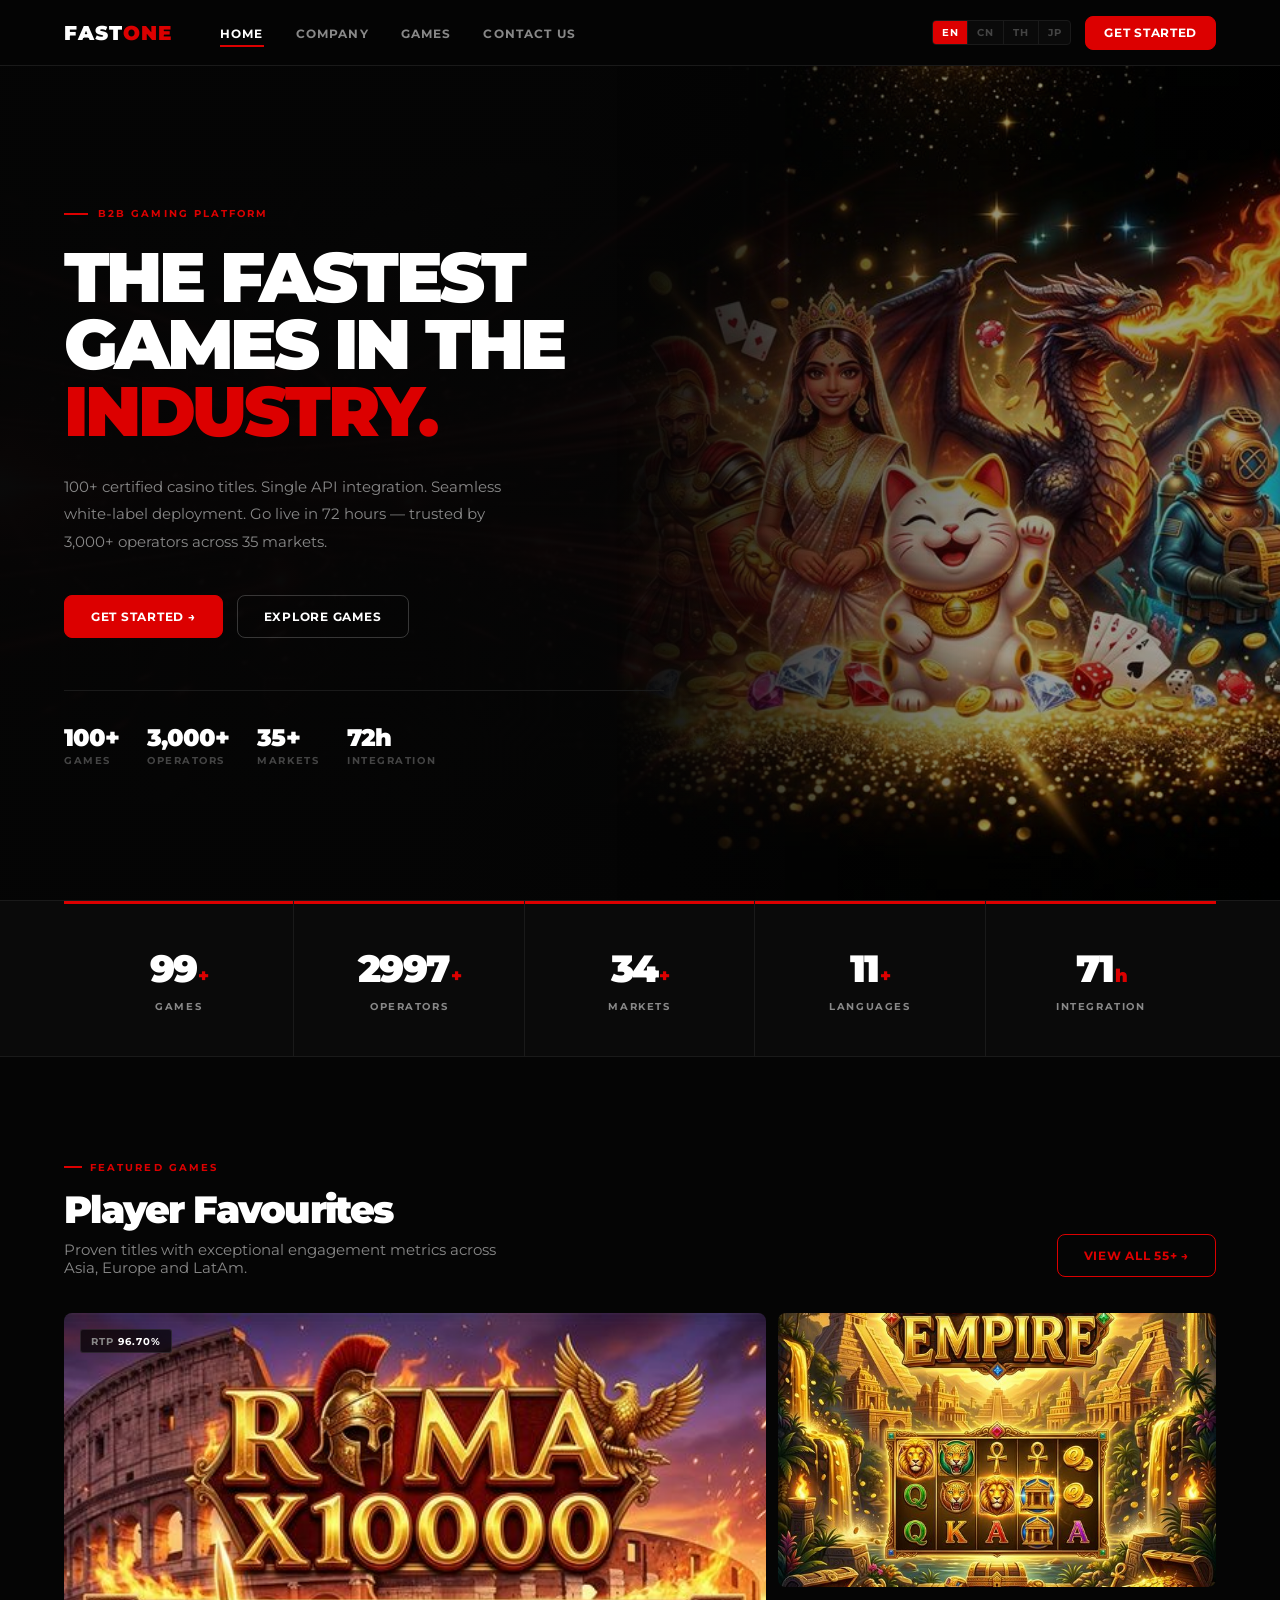
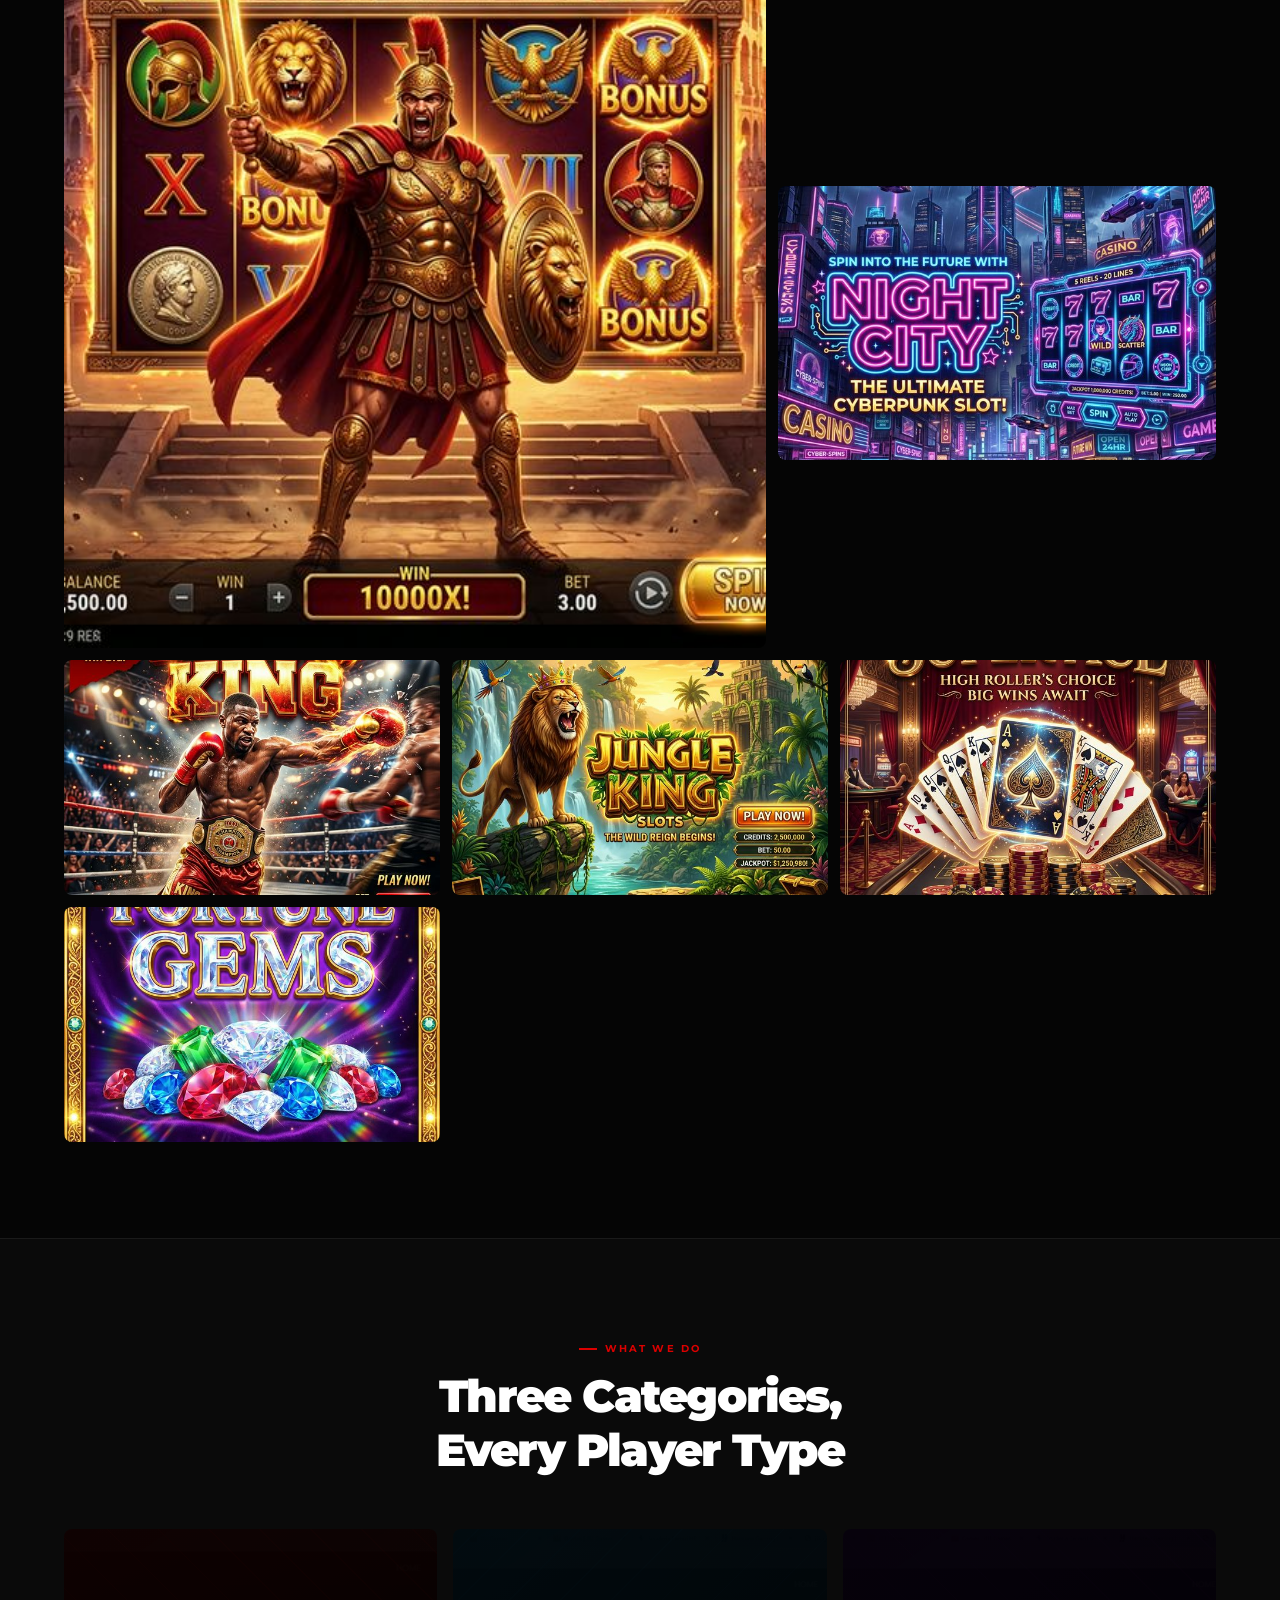
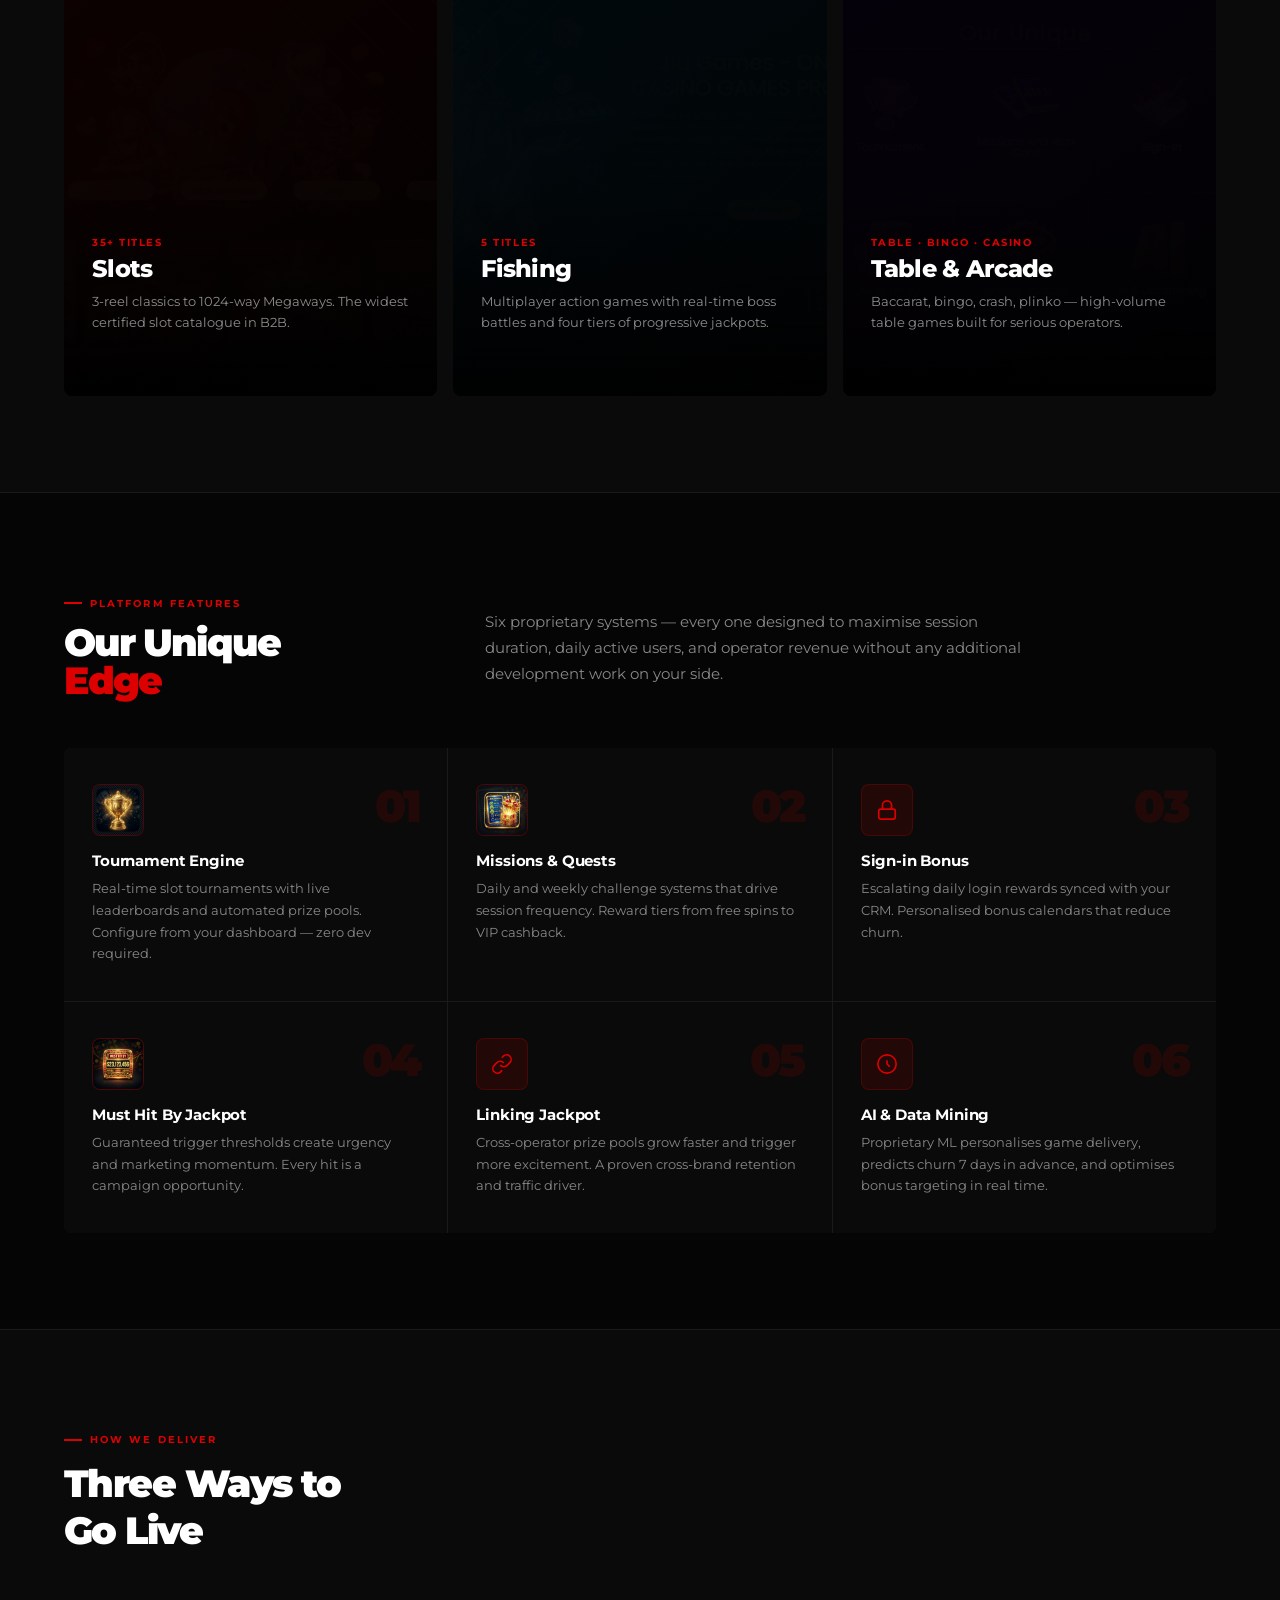
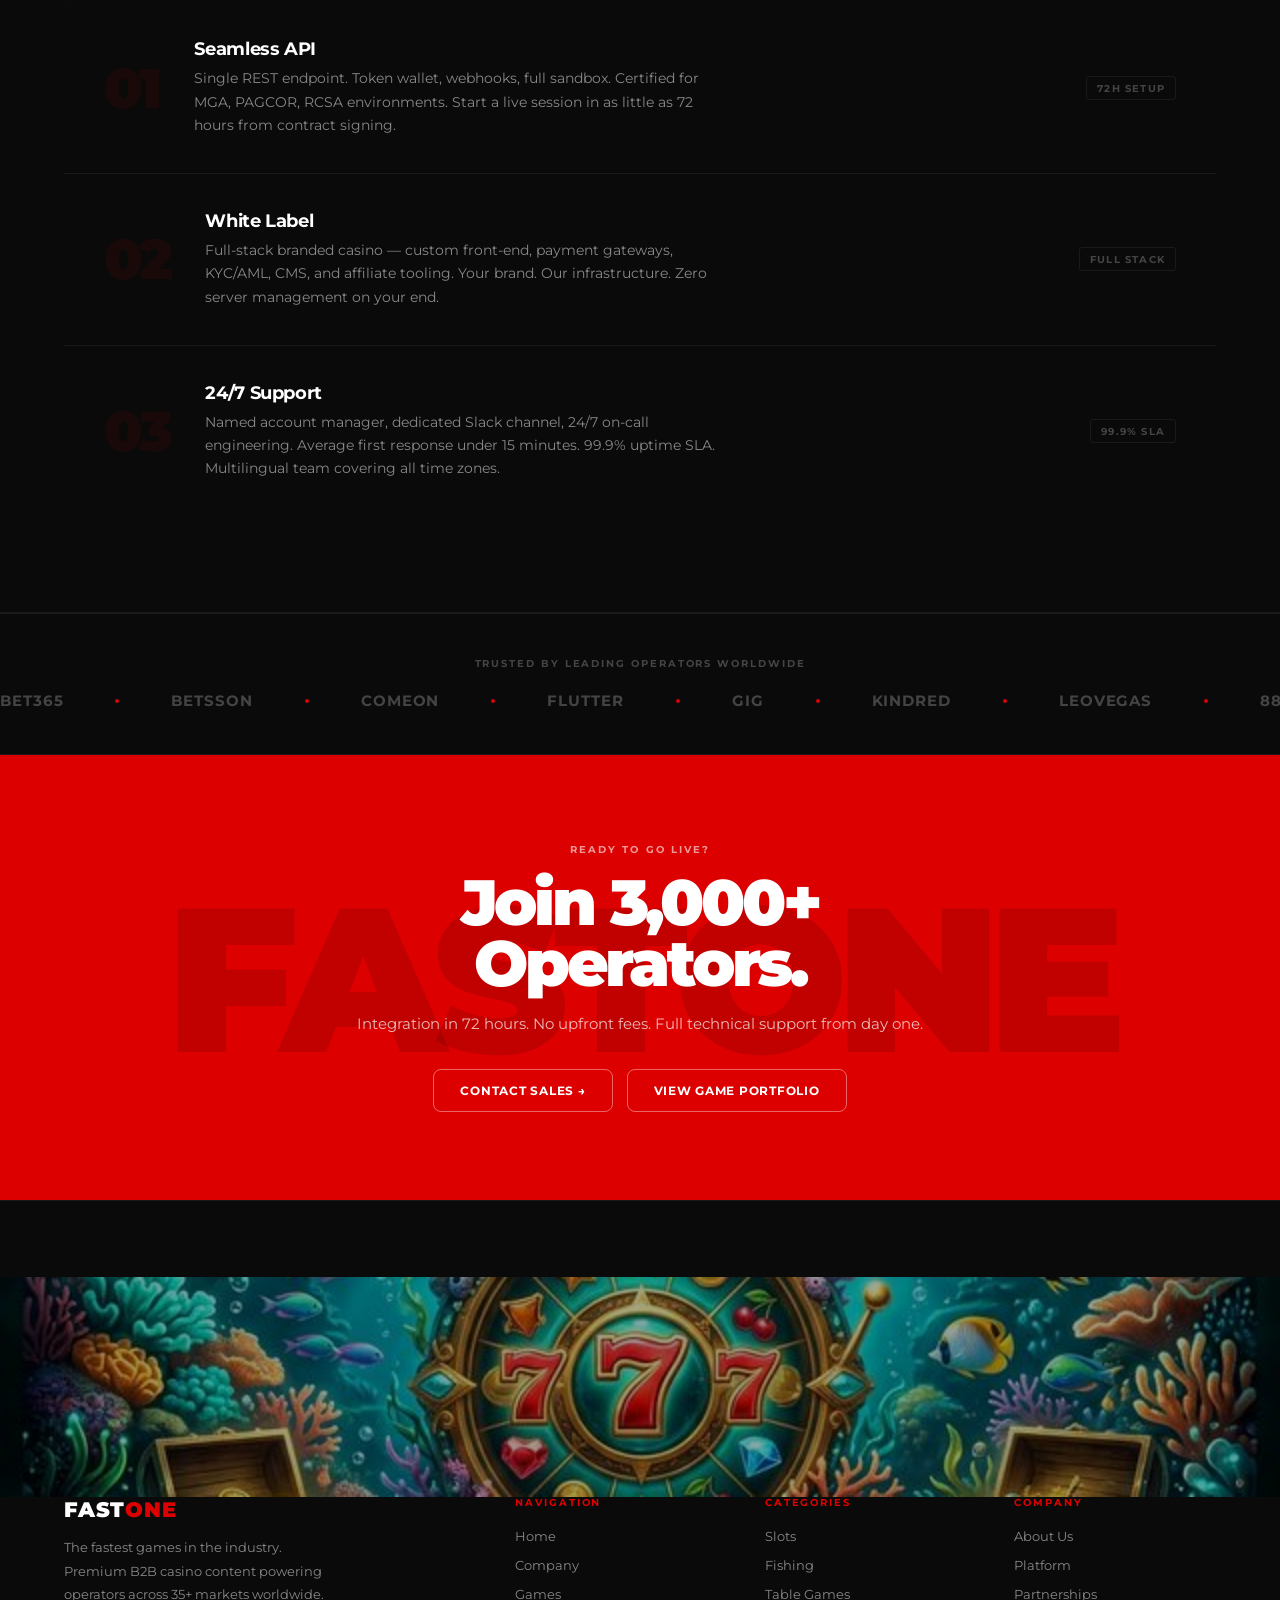
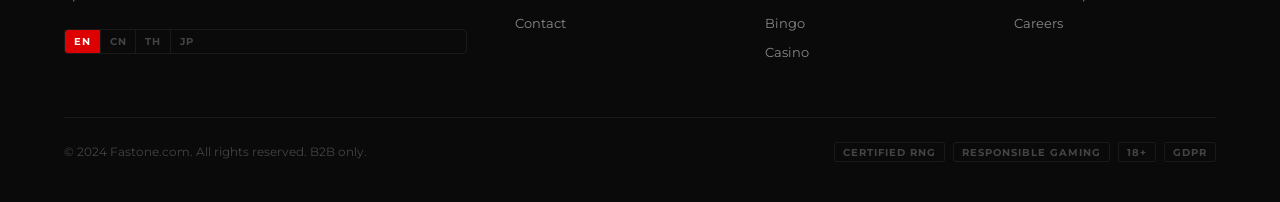
<file: index.html>
<!DOCTYPE html>
<html lang="en">
<head>
  <meta charset="UTF-8"/>
  <meta name="viewport" content="width=device-width,initial-scale=1.0"/>
  <title>Fastone.com — The Fastest Games in the Industry</title>
  <meta name="description" content="Fastone.com B2B gaming platform. 100+ premium casino games, seamless API, 72h integration."/>
  <link rel="stylesheet" href="style.css"/>
</head>
<body>

<!-- ═══════ NAV ═══════════════════════════════════ -->
<header>
  <nav class="nav">
    <div class="container nav__inner">
      <a href="index.html" class="nav__logo">FAST<span>ONE</span></a>
      <ul class="nav__links">
        <li><a href="index.html"   class="nav__link active">Home</a></li>
        <li><a href="company.html" class="nav__link">Company</a></li>
        <li><a href="games.html"   class="nav__link">Games</a></li>
        <li><a href="contact.html" class="nav__link">Contact Us</a></li>
      </ul>
      <div class="nav__right">
        <div class="lang-grp">
          <button class="on">EN</button><button>CN</button><button>TH</button><button>JP</button>
        </div>
        <a href="contact.html" class="btn btn--red btn--sm">Get Started</a>
      </div>
      <button class="nav__burger" aria-label="Menu"><span></span><span></span><span></span></button>
    </div>
  </nav>
  <nav class="nav__mobile">
    <a href="index.html">Home</a>
    <a href="company.html">Company</a>
    <a href="games.html">Games</a>
    <a href="contact.html">Contact Us</a>
    <a href="contact.html" style="color:var(--r)">Get Started →</a>
  </nav>
</header>

<!-- ═══════ 1. HERO ══════════════════════════════ -->
<section class="hero">
  <div class="hero__bg" id="hero-bg"></div>
  <div class="hero__overlay"></div>
  <div class="hero__characters" id="hero-characters"></div>

  <div class="container">
    <div class="hero__content">
      <div class="hero__pre rv">B2B Gaming Platform</div>
      <h1 class="hero__title rv d1">
        The Fastest<br>
        Games in the<br>
        <span class="red">Industry.</span>
      </h1>
      <p class="hero__sub rv d2">
        100+ certified casino titles. Single API integration.
        Seamless white-label deployment. Go live in 72 hours —
        trusted by 3,000+ operators across 35 markets.
      </p>
      <div class="hero__ctas rv d3">
        <a href="contact.html" class="btn btn--red">Get Started →</a>
        <a href="games.html"   class="btn btn--outline">Explore Games</a>
      </div>
      <div class="hero__badge-row rv d4">
        <div class="hero__badge">
          <div class="hero__badge-num">100+</div>
          <div class="hero__badge-lbl">Games</div>
        </div>
        <div class="hero__badge">
          <div class="hero__badge-num">3,000+</div>
          <div class="hero__badge-lbl">Operators</div>
        </div>
        <div class="hero__badge">
          <div class="hero__badge-num">35+</div>
          <div class="hero__badge-lbl">Markets</div>
        </div>
        <div class="hero__badge">
          <div class="hero__badge-num">72h</div>
          <div class="hero__badge-lbl">Integration</div>
        </div>
      </div>
    </div>
  </div>
</section>

<!-- ═══════ 2. STATS ══════════════════════════════ -->
<section class="stats">
  <div class="stats__row container">
    <div class="stats__cell rv">
      <div class="stats__num"><span data-count="100">0</span><span class="stats__sfx">+</span></div>
      <div class="stats__lbl">Games</div>
    </div>
    <div class="stats__cell rv d1">
      <div class="stats__num"><span data-count="3000">0</span><span class="stats__sfx">+</span></div>
      <div class="stats__lbl">Operators</div>
    </div>
    <div class="stats__cell rv d2">
      <div class="stats__num"><span data-count="35">0</span><span class="stats__sfx">+</span></div>
      <div class="stats__lbl">Markets</div>
    </div>
    <div class="stats__cell rv d3">
      <div class="stats__num"><span data-count="12">0</span><span class="stats__sfx">+</span></div>
      <div class="stats__lbl">Languages</div>
    </div>
    <div class="stats__cell rv d4">
      <div class="stats__num"><span data-count="72">0</span><span class="stats__sfx">h</span></div>
      <div class="stats__lbl">Integration</div>
    </div>
  </div>
</section>

<!-- ═══════ 3. GAME SHOWCASE — 1 BIG + 4 SMALL ═══ -->
<section class="section">
  <div class="container">
    <div class="showcase__head">
      <div>
        <div class="label rv">Featured Games</div>
        <h2 style="font-size:clamp(1.8rem,3vw,2.6rem);font-weight:900;letter-spacing:-.04em;margin-top:12px;" class="rv d1">
          Player Favourites
        </h2>
        <p style="font-size:.92rem;color:var(--g);margin-top:8px;max-width:440px;" class="rv d2">
          Proven titles with exceptional engagement metrics across Asia, Europe and LatAm.
        </p>
      </div>
      <a href="games.html" class="btn btn--outline-r rv">View All 55+ →</a>
    </div>

    <!-- 1 big + 2 small -->
    <div class="showcase-grid rv d1" id="showcase-main">
      <!-- Populated by app.js -->
    </div>

    <!-- 4 extra -->
    <div class="showcase-grid-extra rv d2" id="showcase-extra">
      <!-- Populated by app.js -->
    </div>
  </div>
</section>

<!-- ═══════ 4. WHAT WE DO ════════════════════════ -->
<section class="section" style="background:var(--s1);border-top:1px solid var(--bd);border-bottom:1px solid var(--bd);">
  <div class="container">
    <div style="text-align:center;margin-bottom:52px;">
      <div class="label rv" style="justify-content:center;margin-bottom:14px;">What We Do</div>
      <h2 style="font-size:clamp(2rem,3.5vw,3rem);font-weight:900;letter-spacing:-.04em;" class="rv d1">
        Three Categories,<br>Every Player Type
      </h2>
    </div>
    <div class="cats">
      <!-- Slots -->
      <div class="cat rv" onclick="location.href='games.html'">
        <div class="cat__bg" style="position:absolute;inset:0;overflow:hidden;">
          <img src="images/media__1774252961950.png" alt="" style="position:absolute;inset:0;width:100%;height:100%;object-fit:cover;opacity:.2;filter:grayscale(.25);">
          <div style="position:absolute;inset:0;background:linear-gradient(145deg,rgba(32,0,0,.92),rgba(5,0,0,.85));"></div>
          <div style="position:absolute;inset:0;background:repeating-linear-gradient(45deg,rgba(220,0,0,.04) 0,rgba(220,0,0,.04) 1px,transparent 1px,transparent 36px);"></div>
        </div>
        <div class="cat__body">
          <div class="cat__tag">35+ Titles</div>
          <h3 class="cat__title">Slots</h3>
          <p class="cat__desc">3-reel classics to 1024-way Megaways. The widest certified slot catalogue in B2B.</p>
          <span class="cat__cta">Try Them Now →</span>
        </div>
      </div>
      <!-- Fishing -->
      <div class="cat rv d1" onclick="location.href='games.html'">
        <div class="cat__bg" style="position:absolute;inset:0;overflow:hidden;">
          <img src="images/media__1774252984633.png" alt="" style="position:absolute;inset:0;width:100%;height:100%;object-fit:cover;opacity:.2;filter:grayscale(.25);">
          <div style="position:absolute;inset:0;background:linear-gradient(145deg,rgba(0,21,32,.92),rgba(0,5,8,.85));"></div>
          <div style="position:absolute;inset:0;background:repeating-linear-gradient(-45deg,rgba(0,80,120,.05) 0,rgba(0,80,120,.05) 1px,transparent 1px,transparent 36px);"></div>
        </div>
        <div class="cat__body">
          <div class="cat__tag">5 Titles</div>
          <h3 class="cat__title">Fishing</h3>
          <p class="cat__desc">Multiplayer action games with real-time boss battles and four tiers of progressive jackpots.</p>
          <span class="cat__cta">Try Them Now →</span>
        </div>
      </div>
      <!-- Table & Arcade -->
      <div class="cat rv d2" onclick="location.href='games.html'">
        <div class="cat__bg" style="position:absolute;inset:0;overflow:hidden;">
          <img src="images/media__1774253001633.png" alt="" style="position:absolute;inset:0;width:100%;height:100%;object-fit:cover;opacity:.2;filter:grayscale(.25);">
          <div style="position:absolute;inset:0;background:linear-gradient(145deg,rgba(12,0,24,.92),rgba(2,0,6,.85));"></div>
          <div style="position:absolute;inset:0;background:repeating-linear-gradient(45deg,rgba(60,0,80,.05) 0,rgba(60,0,80,.05) 1px,transparent 1px,transparent 36px);"></div>
        </div>
        <div class="cat__body">
          <div class="cat__tag">Table · Bingo · Casino</div>
          <h3 class="cat__title">Table & Arcade</h3>
          <p class="cat__desc">Baccarat, bingo, crash, plinko — high-volume table games built for serious operators.</p>
          <span class="cat__cta">Try Them Now →</span>
        </div>
      </div>
    </div>
  </div>
</section>

<!-- ═══════ 5. PLATFORM FEATURES ════════════════ -->
<section class="section">
  <div class="container">
    <div style="display:grid;grid-template-columns:1fr 2fr;gap:56px;align-items:start;margin-bottom:48px;">
      <div class="rv">
        <div class="label" style="margin-bottom:14px;">Platform Features</div>
        <h2 style="font-size:clamp(2rem,3vw,2.8rem);font-weight:900;letter-spacing:-.05em;line-height:1;">
          Our Unique<br><span style="color:var(--r)">Edge</span>
        </h2>
      </div>
      <div class="rv d2" style="padding-top:20px;">
        <p style="font-size:.92rem;color:var(--g);line-height:1.78;max-width:540px;">
          Six proprietary systems — every one designed to maximise session duration, daily active users,
          and operator revenue without any additional development work on your side.
        </p>
      </div>
    </div>

    <div class="features rv d1">
      <!-- Tournament — real icon image -->
      <div class="feat">
        <div class="feat__head">
          <div class="feat__icon-placeholder" data-feat-icon="tournament">
            <svg viewBox="0 0 24 24"><path d="M8 6l4-4 4 4"/><path d="M12 2v13"/><path d="M3 18h18"/><circle cx="12" cy="21" r="1"/></svg>
          </div>
          <div class="feat__num">01</div>
        </div>
        <h3 class="feat__title">Tournament Engine</h3>
        <p class="feat__desc">Real-time slot tournaments with live leaderboards and automated prize pools. Configure from your dashboard — zero dev required.</p>
      </div>

      <!-- Missions — real icon image -->
      <div class="feat">
        <div class="feat__head">
          <div class="feat__icon-placeholder" data-feat-icon="missions">
            <svg viewBox="0 0 24 24"><path d="M12 2l3.09 6.26L22 9.27l-5 4.87 1.18 6.88L12 17.77l-6.18 3.25L7 14.14 2 9.27l6.91-1.01L12 2z"/></svg>
          </div>
          <div class="feat__num">02</div>
        </div>
        <h3 class="feat__title">Missions & Quests</h3>
        <p class="feat__desc">Daily and weekly challenge systems that drive session frequency. Reward tiers from free spins to VIP cashback.</p>
      </div>

      <div class="feat">
        <div class="feat__head">
          <div class="feat__icon-placeholder">
            <svg viewBox="0 0 24 24"><rect x="3" y="11" width="18" height="11" rx="2"/><path d="M7 11V7a5 5 0 0 1 10 0v4"/></svg>
          </div>
          <div class="feat__num">03</div>
        </div>
        <h3 class="feat__title">Sign-in Bonus</h3>
        <p class="feat__desc">Escalating daily login rewards synced with your CRM. Personalised bonus calendars that reduce churn.</p>
      </div>

      <!-- Jackpot — real icon image -->
      <div class="feat">
        <div class="feat__head">
          <div class="feat__icon-placeholder" data-feat-icon="jackpot">
            <svg viewBox="0 0 24 24"><circle cx="12" cy="12" r="10"/><polyline points="12 6 12 12 16 14"/></svg>
          </div>
          <div class="feat__num">04</div>
        </div>
        <h3 class="feat__title">Must Hit By Jackpot</h3>
        <p class="feat__desc">Guaranteed trigger thresholds create urgency and marketing momentum. Every hit is a campaign opportunity.</p>
      </div>

      <div class="feat">
        <div class="feat__head">
          <div class="feat__icon-placeholder">
            <svg viewBox="0 0 24 24"><path d="M10 13a5 5 0 0 0 7.54.54l3-3a5 5 0 0 0-7.07-7.07l-1.72 1.71"/><path d="M14 11a5 5 0 0 0-7.54-.54l-3 3a5 5 0 0 0 7.07 7.07l1.71-1.71"/></svg>
          </div>
          <div class="feat__num">05</div>
        </div>
        <h3 class="feat__title">Linking Jackpot</h3>
        <p class="feat__desc">Cross-operator prize pools grow faster and trigger more excitement. A proven cross-brand retention and traffic driver.</p>
      </div>

      <div class="feat">
        <div class="feat__head">
          <div class="feat__icon-placeholder">
            <svg viewBox="0 0 24 24"><path d="M12 2a10 10 0 1 0 0 20 10 10 0 0 0 0-20z"/><path d="M12 8v4l3 3"/></svg>
          </div>
          <div class="feat__num">06</div>
        </div>
        <h3 class="feat__title">AI & Data Mining</h3>
        <p class="feat__desc">Proprietary ML personalises game delivery, predicts churn 7 days in advance, and optimises bonus targeting in real time.</p>
      </div>
    </div>
  </div>
</section>

<!-- ═══════ 6. OUR SERVICE ════════════════════════ -->
<section class="section" style="background:var(--s1);border-top:1px solid var(--bd);border-bottom:1px solid var(--bd);">
  <div class="container">
    <div style="margin-bottom:48px;">
      <div class="label rv" style="margin-bottom:14px;">How We Deliver</div>
      <h2 style="font-size:clamp(2rem,3vw,2.8rem);font-weight:900;letter-spacing:-.04em;" class="rv d1">
        Three Ways to<br>Go Live
      </h2>
    </div>
    <div class="svcs rv d2">
      <div class="svc">
        <div class="svc__num">01</div>
        <div class="svc__body">
          <h3 class="svc__title">Seamless API</h3>
          <p class="svc__desc">Single REST endpoint. Token wallet, webhooks, full sandbox. Certified for MGA, PAGCOR, RCSA environments. Start a live session in as little as 72 hours from contract signing.</p>
        </div>
        <span class="svc__tag">72h Setup</span>
      </div>
      <div class="svc">
        <div class="svc__num">02</div>
        <div class="svc__body">
          <h3 class="svc__title">White Label</h3>
          <p class="svc__desc">Full-stack branded casino — custom front-end, payment gateways, KYC/AML, CMS, and affiliate tooling. Your brand. Our infrastructure. Zero server management on your end.</p>
        </div>
        <span class="svc__tag">Full Stack</span>
      </div>
      <div class="svc">
        <div class="svc__num">03</div>
        <div class="svc__body">
          <h3 class="svc__title">24/7 Support</h3>
          <p class="svc__desc">Named account manager, dedicated Slack channel, 24/7 on-call engineering. Average first response under 15 minutes. 99.9% uptime SLA. Multilingual team covering all time zones.</p>
        </div>
        <span class="svc__tag">99.9% SLA</span>
      </div>
    </div>
  </div>
</section>

<!-- ═══════ 7. PARTNER MARQUEE ═══════════════════ -->
<div class="marquee-section">
  <div class="marquee-hint">Trusted by leading operators worldwide</div>
  <div class="mq-strip">
    <div class="mq-inner">
      <span class="mq-name">bet365</span><span class="mq-sep"></span>
      <span class="mq-name">Betsson</span><span class="mq-sep"></span>
      <span class="mq-name">ComeOn</span><span class="mq-sep"></span>
      <span class="mq-name">Flutter</span><span class="mq-sep"></span>
      <span class="mq-name">GiG</span><span class="mq-sep"></span>
      <span class="mq-name">Kindred</span><span class="mq-sep"></span>
      <span class="mq-name">LeoVegas</span><span class="mq-sep"></span>
      <span class="mq-name">888 Holdings</span><span class="mq-sep"></span>
      <span class="mq-name">Betway</span><span class="mq-sep"></span>
      <span class="mq-name">William Hill</span><span class="mq-sep"></span>
      <!-- repeat -->
      <span class="mq-name">bet365</span><span class="mq-sep"></span>
      <span class="mq-name">Betsson</span><span class="mq-sep"></span>
      <span class="mq-name">ComeOn</span><span class="mq-sep"></span>
      <span class="mq-name">Flutter</span><span class="mq-sep"></span>
      <span class="mq-name">GiG</span><span class="mq-sep"></span>
      <span class="mq-name">Kindred</span><span class="mq-sep"></span>
      <span class="mq-name">LeoVegas</span><span class="mq-sep"></span>
      <span class="mq-name">888 Holdings</span><span class="mq-sep"></span>
      <span class="mq-name">Betway</span><span class="mq-sep"></span>
      <span class="mq-name">William Hill</span><span class="mq-sep"></span>
    </div>
  </div>
</div>

<!-- ═══════ 8. CONTACT CTA ════════════════════════ -->
<div class="cta-banner">
  <div class="container cta-banner__inner rv">
    <p class="cta-banner__sup">Ready to Go Live?</p>
    <h2 class="cta-banner__title">Join 3,000+<br>Operators.</h2>
    <p class="cta-banner__sub">Integration in 72 hours. No upfront fees. Full technical support from day one.</p>
    <div class="cta-banner__btns">
      <a href="contact.html" class="btn btn--outline">Contact Sales →</a>
      <a href="games.html"   class="btn btn--outline">View Game Portfolio</a>
    </div>
  </div>
</div>

<!-- ═══════ FOOTER ════════════════════════════════ -->
<footer class="footer">
  <div style="overflow:hidden;max-height:220px;">
    <img src="images/footer_banner_1774253345615.png" alt="Fastone — B2B Gaming Platform" style="width:100%;height:220px;object-fit:cover;filter:brightness(.65);display:block;">
  </div>
  <div class="container">
    <div class="footer__top">
      <div>
        <div class="footer__logo">FAST<span>ONE</span></div>
        <p class="footer__about">The fastest games in the industry. Premium B2B casino content powering operators across 35+ markets worldwide.</p>
        <div class="lang-grp">
          <button class="on">EN</button><button>CN</button><button>TH</button><button>JP</button>
        </div>
      </div>
      <div>
        <div class="footer__col-title">Navigation</div>
        <ul class="footer__links">
          <li><a href="index.html">Home</a></li>
          <li><a href="company.html">Company</a></li>
          <li><a href="games.html">Games</a></li>
          <li><a href="contact.html">Contact</a></li>
        </ul>
      </div>
      <div>
        <div class="footer__col-title">Categories</div>
        <ul class="footer__links">
          <li><a href="games.html">Slots</a></li>
          <li><a href="games.html">Fishing</a></li>
          <li><a href="games.html">Table Games</a></li>
          <li><a href="games.html">Bingo</a></li>
          <li><a href="games.html">Casino</a></li>
        </ul>
      </div>
      <div>
        <div class="footer__col-title">Company</div>
        <ul class="footer__links">
          <li><a href="company.html">About Us</a></li>
          <li><a href="company.html">Platform</a></li>
          <li><a href="contact.html">Partnerships</a></li>
          <li><a href="contact.html">Careers</a></li>
        </ul>
      </div>
    </div>
    <div class="footer__bottom">
      <p class="footer__copy">© 2024 Fastone.com. All rights reserved. B2B only.</p>
      <div class="footer__badges">
        <span class="badge">Certified RNG</span>
        <span class="badge">Responsible Gaming</span>
        <span class="badge">18+</span>
        <span class="badge">GDPR</span>
      </div>
    </div>
  </div>
</footer>

<script src="app.js"></script>
</body>
</html>
</file>
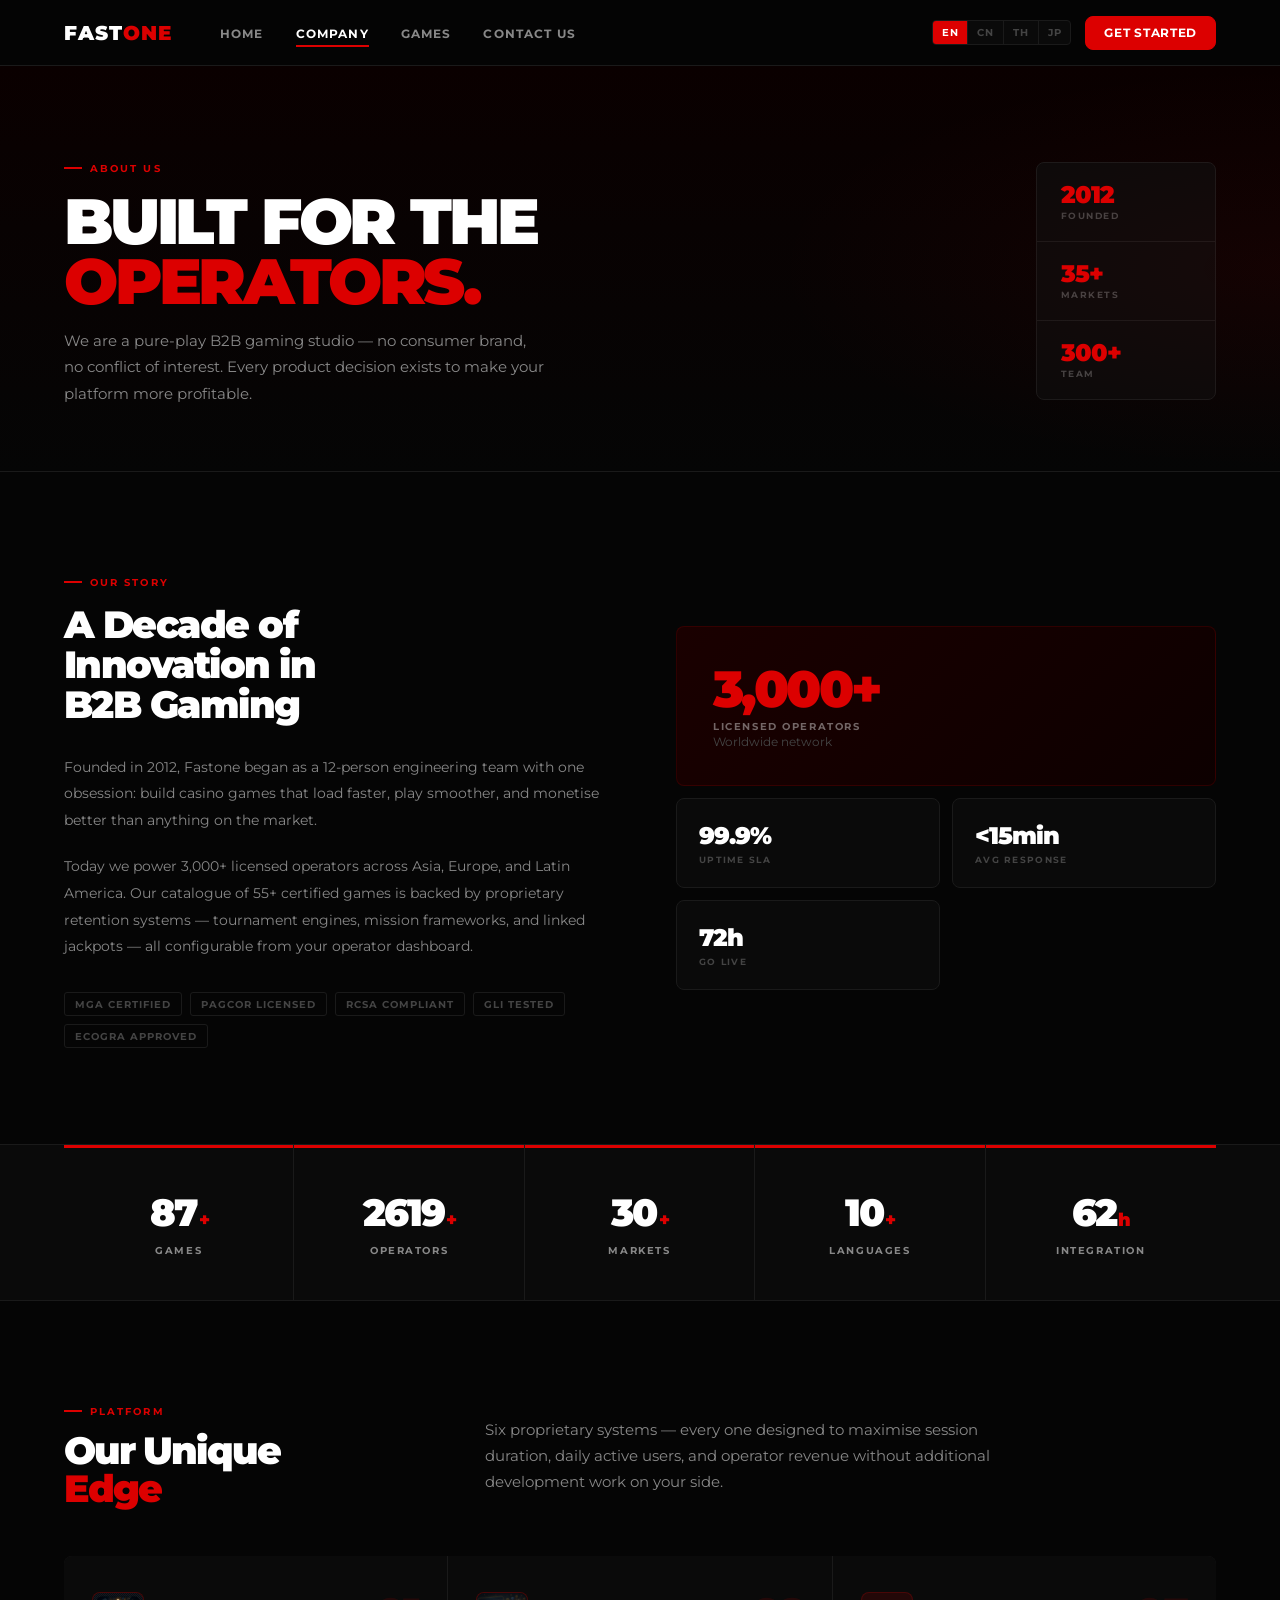
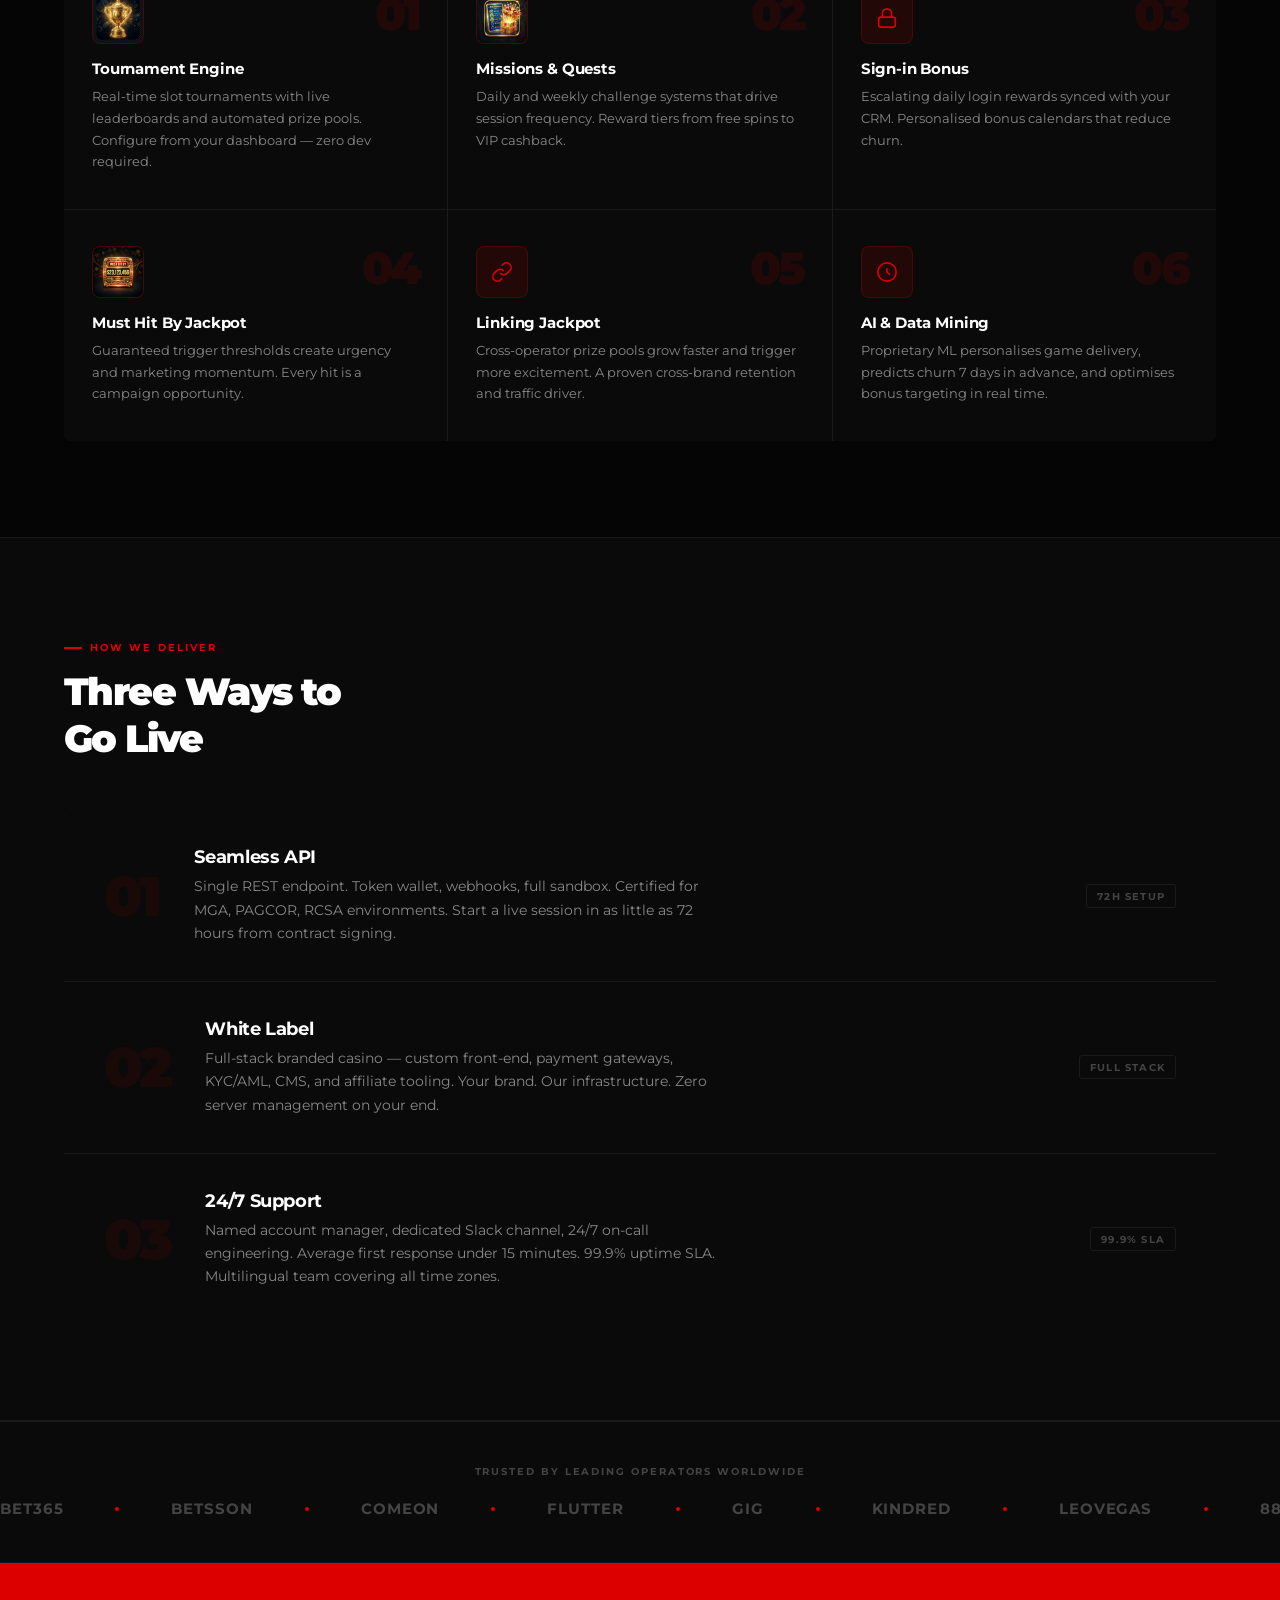
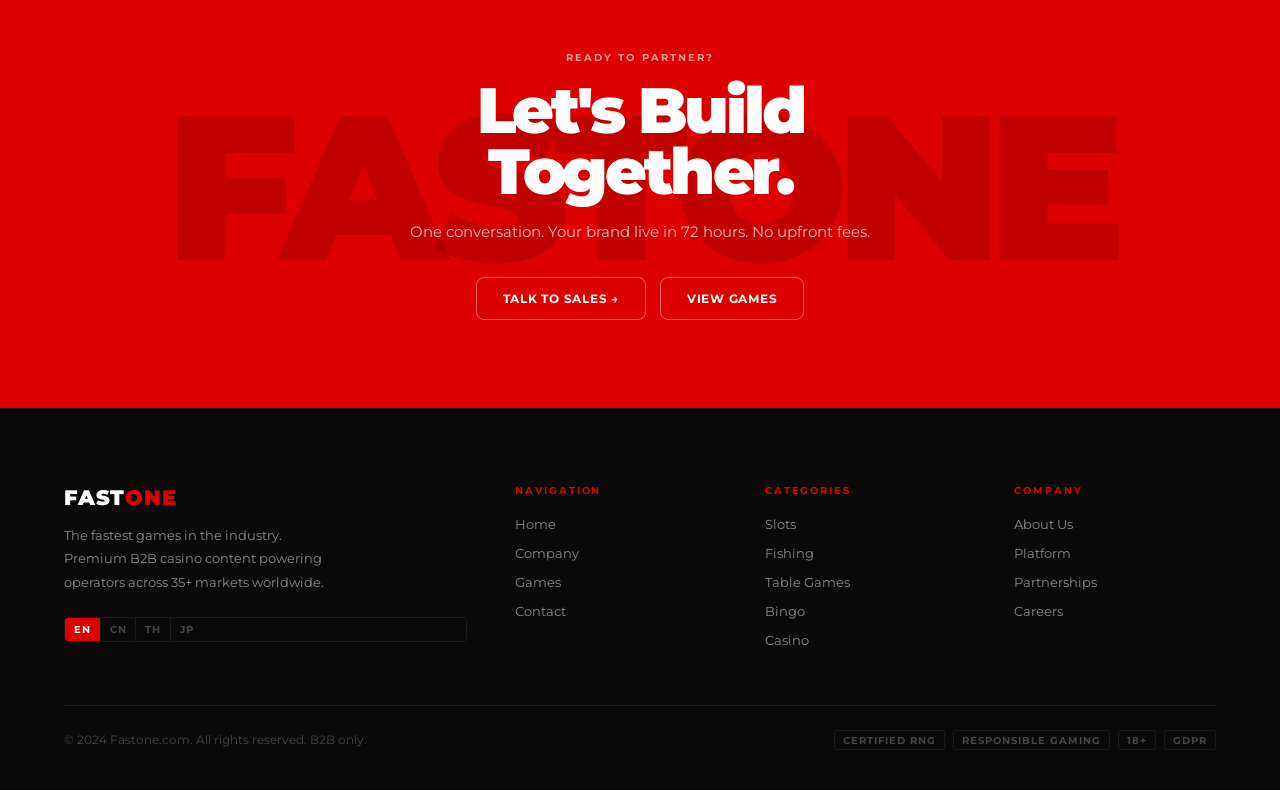
<file: company.html>
<!DOCTYPE html>
<html lang="en">
<head>
  <meta charset="UTF-8"/>
  <meta name="viewport" content="width=device-width,initial-scale=1.0"/>
  <title>Company — Fastone.com</title>
  <meta name="description" content="About Fastone.com — B2B gaming platform. Our story, mission, and platform capabilities."/>
  <link rel="stylesheet" href="style.css"/>
</head>
<body>

<!-- ═══════ NAV ═══════════════════════════════════ -->
<header>
  <nav class="nav">
    <div class="container nav__inner">
      <a href="index.html" class="nav__logo">FAST<span>ONE</span></a>
      <ul class="nav__links">
        <li><a href="index.html"   class="nav__link">Home</a></li>
        <li><a href="company.html" class="nav__link active">Company</a></li>
        <li><a href="games.html"   class="nav__link">Games</a></li>
        <li><a href="contact.html" class="nav__link">Contact Us</a></li>
      </ul>
      <div class="nav__right">
        <div class="lang-grp">
          <button class="on">EN</button><button>CN</button><button>TH</button><button>JP</button>
        </div>
        <a href="contact.html" class="btn btn--red btn--sm">Get Started</a>
      </div>
      <button class="nav__burger" aria-label="Menu"><span></span><span></span><span></span></button>
    </div>
  </nav>
  <nav class="nav__mobile">
    <a href="index.html">Home</a>
    <a href="company.html">Company</a>
    <a href="games.html">Games</a>
    <a href="contact.html">Contact Us</a>
    <a href="contact.html" style="color:var(--r)">Get Started →</a>
  </nav>
</header>

<!-- ═══════ PAGE HERO ════════════════════════════ -->
<section class="ph">
  <div class="container">
    <div class="ph__inner">
      <div>
        <div class="label rv" style="margin-bottom:16px;">About Us</div>
        <h1 class="ph__title rv d1">Built for the<br><span style="color:var(--r)">Operators.</span></h1>
        <p class="ph__sub rv d2">We are a pure-play B2B gaming studio — no consumer brand, no conflict of interest. Every product decision exists to make your platform more profitable.</p>
      </div>
      <div class="ph__stats rv d3">
        <div class="ph__stat">
          <div class="ph__stat-n">2012</div>
          <div class="ph__stat-l">Founded</div>
        </div>
        <div class="ph__stat">
          <div class="ph__stat-n">35+</div>
          <div class="ph__stat-l">Markets</div>
        </div>
        <div class="ph__stat">
          <div class="ph__stat-n">300+</div>
          <div class="ph__stat-l">Team</div>
        </div>
      </div>
    </div>
  </div>
</section>

<!-- ═══════ ABOUT GRID ════════════════════════════ -->
<section class="section">
  <div class="container">
    <div class="about-grid">
      <!-- Left text -->
      <div>
        <div class="label rv" style="margin-bottom:16px;">Our Story</div>
        <h2 style="font-size:clamp(2rem,3vw,2.8rem);font-weight:900;letter-spacing:-.04em;line-height:1.05;margin-bottom:28px;" class="rv d1">
          A Decade of<br>Innovation in<br>B2B Gaming
        </h2>
        <p style="font-size:.9rem;color:var(--g);line-height:1.85;margin-bottom:20px;" class="rv d2">
          Founded in 2012, Fastone began as a 12-person engineering team with one obsession: build casino games that load faster, play smoother, and monetise better than anything on the market.
        </p>
        <p style="font-size:.9rem;color:var(--g);line-height:1.85;margin-bottom:32px;" class="rv d2">
          Today we power 3,000+ licensed operators across Asia, Europe, and Latin America. Our catalogue of 55+ certified games is backed by proprietary retention systems — tournament engines, mission frameworks, and linked jackpots — all configurable from your operator dashboard.
        </p>
        <div class="about-pills rv d3">
          <span class="about-pill">MGA Certified</span>
          <span class="about-pill">PAGCOR Licensed</span>
          <span class="about-pill">RCSA Compliant</span>
          <span class="about-pill">GLI Tested</span>
          <span class="about-pill">eCOGRA Approved</span>
        </div>
      </div>
      <!-- Right visual -->
      <div class="about-visual rv d2">
        <div class="about-card-big">
          <div class="about-card-big__num">3,000+</div>
          <div class="about-card-big__lbl">Licensed Operators</div>
          <div style="margin-top:auto;font-size:.72rem;color:var(--d);">Worldwide network</div>
        </div>
        <div class="about-card-sm">
          <div class="about-card-sm__num">99.9%</div>
          <div class="about-card-sm__lbl">Uptime SLA</div>
        </div>
        <div class="about-card-sm">
          <div class="about-card-sm__num">&lt;15min</div>
          <div class="about-card-sm__lbl">Avg Response</div>
        </div>
        <div class="about-card-sm">
          <div class="about-card-sm__num">72h</div>
          <div class="about-card-sm__lbl">Go Live</div>
        </div>
      </div>
    </div>
  </div>
</section>

<!-- ═══════ STATS ══════════════════════════════════ -->
<section class="stats">
  <div class="stats__row container">
    <div class="stats__cell rv">
      <div class="stats__num"><span data-count="100">0</span><span class="stats__sfx">+</span></div>
      <div class="stats__lbl">Games</div>
    </div>
    <div class="stats__cell rv d1">
      <div class="stats__num"><span data-count="3000">0</span><span class="stats__sfx">+</span></div>
      <div class="stats__lbl">Operators</div>
    </div>
    <div class="stats__cell rv d2">
      <div class="stats__num"><span data-count="35">0</span><span class="stats__sfx">+</span></div>
      <div class="stats__lbl">Markets</div>
    </div>
    <div class="stats__cell rv d3">
      <div class="stats__num"><span data-count="12">0</span><span class="stats__sfx">+</span></div>
      <div class="stats__lbl">Languages</div>
    </div>
    <div class="stats__cell rv d4">
      <div class="stats__num"><span data-count="72">0</span><span class="stats__sfx">h</span></div>
      <div class="stats__lbl">Integration</div>
    </div>
  </div>
</section>

<!-- ═══════ PLATFORM FEATURES ════════════════════ -->
<section class="section">
  <div class="container">
    <div style="display:grid;grid-template-columns:1fr 2fr;gap:56px;align-items:start;margin-bottom:48px;">
      <div class="rv">
        <div class="label" style="margin-bottom:14px;">Platform</div>
        <h2 style="font-size:clamp(2rem,3vw,2.8rem);font-weight:900;letter-spacing:-.05em;line-height:1;">
          Our Unique<br><span style="color:var(--r)">Edge</span>
        </h2>
      </div>
      <div class="rv d2" style="padding-top:20px;">
        <p style="font-size:.92rem;color:var(--g);line-height:1.78;max-width:540px;">
          Six proprietary systems — every one designed to maximise session duration, daily active users, and operator revenue without additional development work on your side.
        </p>
      </div>
    </div>

    <div class="features rv d1">
      <div class="feat">
        <div class="feat__head">
          <div class="feat__icon-placeholder" data-feat-icon="tournament">
            <svg viewBox="0 0 24 24"><path d="M8 6l4-4 4 4"/><path d="M12 2v13"/><path d="M3 18h18"/><circle cx="12" cy="21" r="1"/></svg>
          </div>
          <div class="feat__num">01</div>
        </div>
        <h3 class="feat__title">Tournament Engine</h3>
        <p class="feat__desc">Real-time slot tournaments with live leaderboards and automated prize pools. Configure from your dashboard — zero dev required.</p>
      </div>

      <div class="feat">
        <div class="feat__head">
          <div class="feat__icon-placeholder" data-feat-icon="missions">
            <svg viewBox="0 0 24 24"><path d="M12 2l3.09 6.26L22 9.27l-5 4.87 1.18 6.88L12 17.77l-6.18 3.25L7 14.14 2 9.27l6.91-1.01L12 2z"/></svg>
          </div>
          <div class="feat__num">02</div>
        </div>
        <h3 class="feat__title">Missions & Quests</h3>
        <p class="feat__desc">Daily and weekly challenge systems that drive session frequency. Reward tiers from free spins to VIP cashback.</p>
      </div>

      <div class="feat">
        <div class="feat__head">
          <div class="feat__icon-placeholder">
            <svg viewBox="0 0 24 24"><rect x="3" y="11" width="18" height="11" rx="2"/><path d="M7 11V7a5 5 0 0 1 10 0v4"/></svg>
          </div>
          <div class="feat__num">03</div>
        </div>
        <h3 class="feat__title">Sign-in Bonus</h3>
        <p class="feat__desc">Escalating daily login rewards synced with your CRM. Personalised bonus calendars that reduce churn.</p>
      </div>

      <div class="feat">
        <div class="feat__head">
          <div class="feat__icon-placeholder" data-feat-icon="jackpot">
            <svg viewBox="0 0 24 24"><circle cx="12" cy="12" r="10"/><polyline points="12 6 12 12 16 14"/></svg>
          </div>
          <div class="feat__num">04</div>
        </div>
        <h3 class="feat__title">Must Hit By Jackpot</h3>
        <p class="feat__desc">Guaranteed trigger thresholds create urgency and marketing momentum. Every hit is a campaign opportunity.</p>
      </div>

      <div class="feat">
        <div class="feat__head">
          <div class="feat__icon-placeholder">
            <svg viewBox="0 0 24 24"><path d="M10 13a5 5 0 0 0 7.54.54l3-3a5 5 0 0 0-7.07-7.07l-1.72 1.71"/><path d="M14 11a5 5 0 0 0-7.54-.54l-3 3a5 5 0 0 0 7.07 7.07l1.71-1.71"/></svg>
          </div>
          <div class="feat__num">05</div>
        </div>
        <h3 class="feat__title">Linking Jackpot</h3>
        <p class="feat__desc">Cross-operator prize pools grow faster and trigger more excitement. A proven cross-brand retention and traffic driver.</p>
      </div>

      <div class="feat">
        <div class="feat__head">
          <div class="feat__icon-placeholder">
            <svg viewBox="0 0 24 24"><path d="M12 2a10 10 0 1 0 0 20 10 10 0 0 0 0-20z"/><path d="M12 8v4l3 3"/></svg>
          </div>
          <div class="feat__num">06</div>
        </div>
        <h3 class="feat__title">AI & Data Mining</h3>
        <p class="feat__desc">Proprietary ML personalises game delivery, predicts churn 7 days in advance, and optimises bonus targeting in real time.</p>
      </div>
    </div>
  </div>
</section>

<!-- ═══════ OUR SERVICE ════════════════════════════ -->
<section class="section" style="background:var(--s1);border-top:1px solid var(--bd);border-bottom:1px solid var(--bd);">
  <div class="container">
    <div style="margin-bottom:48px;">
      <div class="label rv" style="margin-bottom:14px;">How We Deliver</div>
      <h2 style="font-size:clamp(2rem,3vw,2.8rem);font-weight:900;letter-spacing:-.04em;" class="rv d1">
        Three Ways to<br>Go Live
      </h2>
    </div>
    <div class="svcs rv d2">
      <div class="svc">
        <div class="svc__num">01</div>
        <div class="svc__body">
          <h3 class="svc__title">Seamless API</h3>
          <p class="svc__desc">Single REST endpoint. Token wallet, webhooks, full sandbox. Certified for MGA, PAGCOR, RCSA environments. Start a live session in as little as 72 hours from contract signing.</p>
        </div>
        <span class="svc__tag">72h Setup</span>
      </div>
      <div class="svc">
        <div class="svc__num">02</div>
        <div class="svc__body">
          <h3 class="svc__title">White Label</h3>
          <p class="svc__desc">Full-stack branded casino — custom front-end, payment gateways, KYC/AML, CMS, and affiliate tooling. Your brand. Our infrastructure. Zero server management on your end.</p>
        </div>
        <span class="svc__tag">Full Stack</span>
      </div>
      <div class="svc">
        <div class="svc__num">03</div>
        <div class="svc__body">
          <h3 class="svc__title">24/7 Support</h3>
          <p class="svc__desc">Named account manager, dedicated Slack channel, 24/7 on-call engineering. Average first response under 15 minutes. 99.9% uptime SLA. Multilingual team covering all time zones.</p>
        </div>
        <span class="svc__tag">99.9% SLA</span>
      </div>
    </div>
  </div>
</section>

<!-- ═══════ PARTNER MARQUEE ════════════════════════ -->
<div class="marquee-section">
  <div class="marquee-hint">Trusted by leading operators worldwide</div>
  <div class="mq-strip">
    <div class="mq-inner">
      <span class="mq-name">bet365</span><span class="mq-sep"></span>
      <span class="mq-name">Betsson</span><span class="mq-sep"></span>
      <span class="mq-name">ComeOn</span><span class="mq-sep"></span>
      <span class="mq-name">Flutter</span><span class="mq-sep"></span>
      <span class="mq-name">GiG</span><span class="mq-sep"></span>
      <span class="mq-name">Kindred</span><span class="mq-sep"></span>
      <span class="mq-name">LeoVegas</span><span class="mq-sep"></span>
      <span class="mq-name">888 Holdings</span><span class="mq-sep"></span>
      <span class="mq-name">Betway</span><span class="mq-sep"></span>
      <span class="mq-name">William Hill</span><span class="mq-sep"></span>
      <span class="mq-name">bet365</span><span class="mq-sep"></span>
      <span class="mq-name">Betsson</span><span class="mq-sep"></span>
      <span class="mq-name">ComeOn</span><span class="mq-sep"></span>
      <span class="mq-name">Flutter</span><span class="mq-sep"></span>
      <span class="mq-name">GiG</span><span class="mq-sep"></span>
      <span class="mq-name">Kindred</span><span class="mq-sep"></span>
      <span class="mq-name">LeoVegas</span><span class="mq-sep"></span>
      <span class="mq-name">888 Holdings</span><span class="mq-sep"></span>
      <span class="mq-name">Betway</span><span class="mq-sep"></span>
      <span class="mq-name">William Hill</span><span class="mq-sep"></span>
    </div>
  </div>
</div>

<!-- ═══════ CTA BANNER ════════════════════════════ -->
<div class="cta-banner">
  <div class="container cta-banner__inner rv">
    <p class="cta-banner__sup">Ready to Partner?</p>
    <h2 class="cta-banner__title">Let's Build<br>Together.</h2>
    <p class="cta-banner__sub">One conversation. Your brand live in 72 hours. No upfront fees.</p>
    <div class="cta-banner__btns">
      <a href="contact.html" class="btn btn--outline">Talk to Sales →</a>
      <a href="games.html"   class="btn btn--outline">View Games</a>
    </div>
  </div>
</div>

<!-- ═══════ FOOTER ════════════════════════════════ -->
<footer class="footer">
  <div class="container">
    <div class="footer__top">
      <div>
        <div class="footer__logo">FAST<span>ONE</span></div>
        <p class="footer__about">The fastest games in the industry. Premium B2B casino content powering operators across 35+ markets worldwide.</p>
        <div class="lang-grp">
          <button class="on">EN</button><button>CN</button><button>TH</button><button>JP</button>
        </div>
      </div>
      <div>
        <div class="footer__col-title">Navigation</div>
        <ul class="footer__links">
          <li><a href="index.html">Home</a></li>
          <li><a href="company.html">Company</a></li>
          <li><a href="games.html">Games</a></li>
          <li><a href="contact.html">Contact</a></li>
        </ul>
      </div>
      <div>
        <div class="footer__col-title">Categories</div>
        <ul class="footer__links">
          <li><a href="games.html">Slots</a></li>
          <li><a href="games.html">Fishing</a></li>
          <li><a href="games.html">Table Games</a></li>
          <li><a href="games.html">Bingo</a></li>
          <li><a href="games.html">Casino</a></li>
        </ul>
      </div>
      <div>
        <div class="footer__col-title">Company</div>
        <ul class="footer__links">
          <li><a href="company.html">About Us</a></li>
          <li><a href="company.html">Platform</a></li>
          <li><a href="contact.html">Partnerships</a></li>
          <li><a href="contact.html">Careers</a></li>
        </ul>
      </div>
    </div>
    <div class="footer__bottom">
      <p class="footer__copy">© 2024 Fastone.com. All rights reserved. B2B only.</p>
      <div class="footer__badges">
        <span class="badge">Certified RNG</span>
        <span class="badge">Responsible Gaming</span>
        <span class="badge">18+</span>
        <span class="badge">GDPR</span>
      </div>
    </div>
  </div>
</footer>

<script src="app.js"></script>
</body>
</html>
</file>
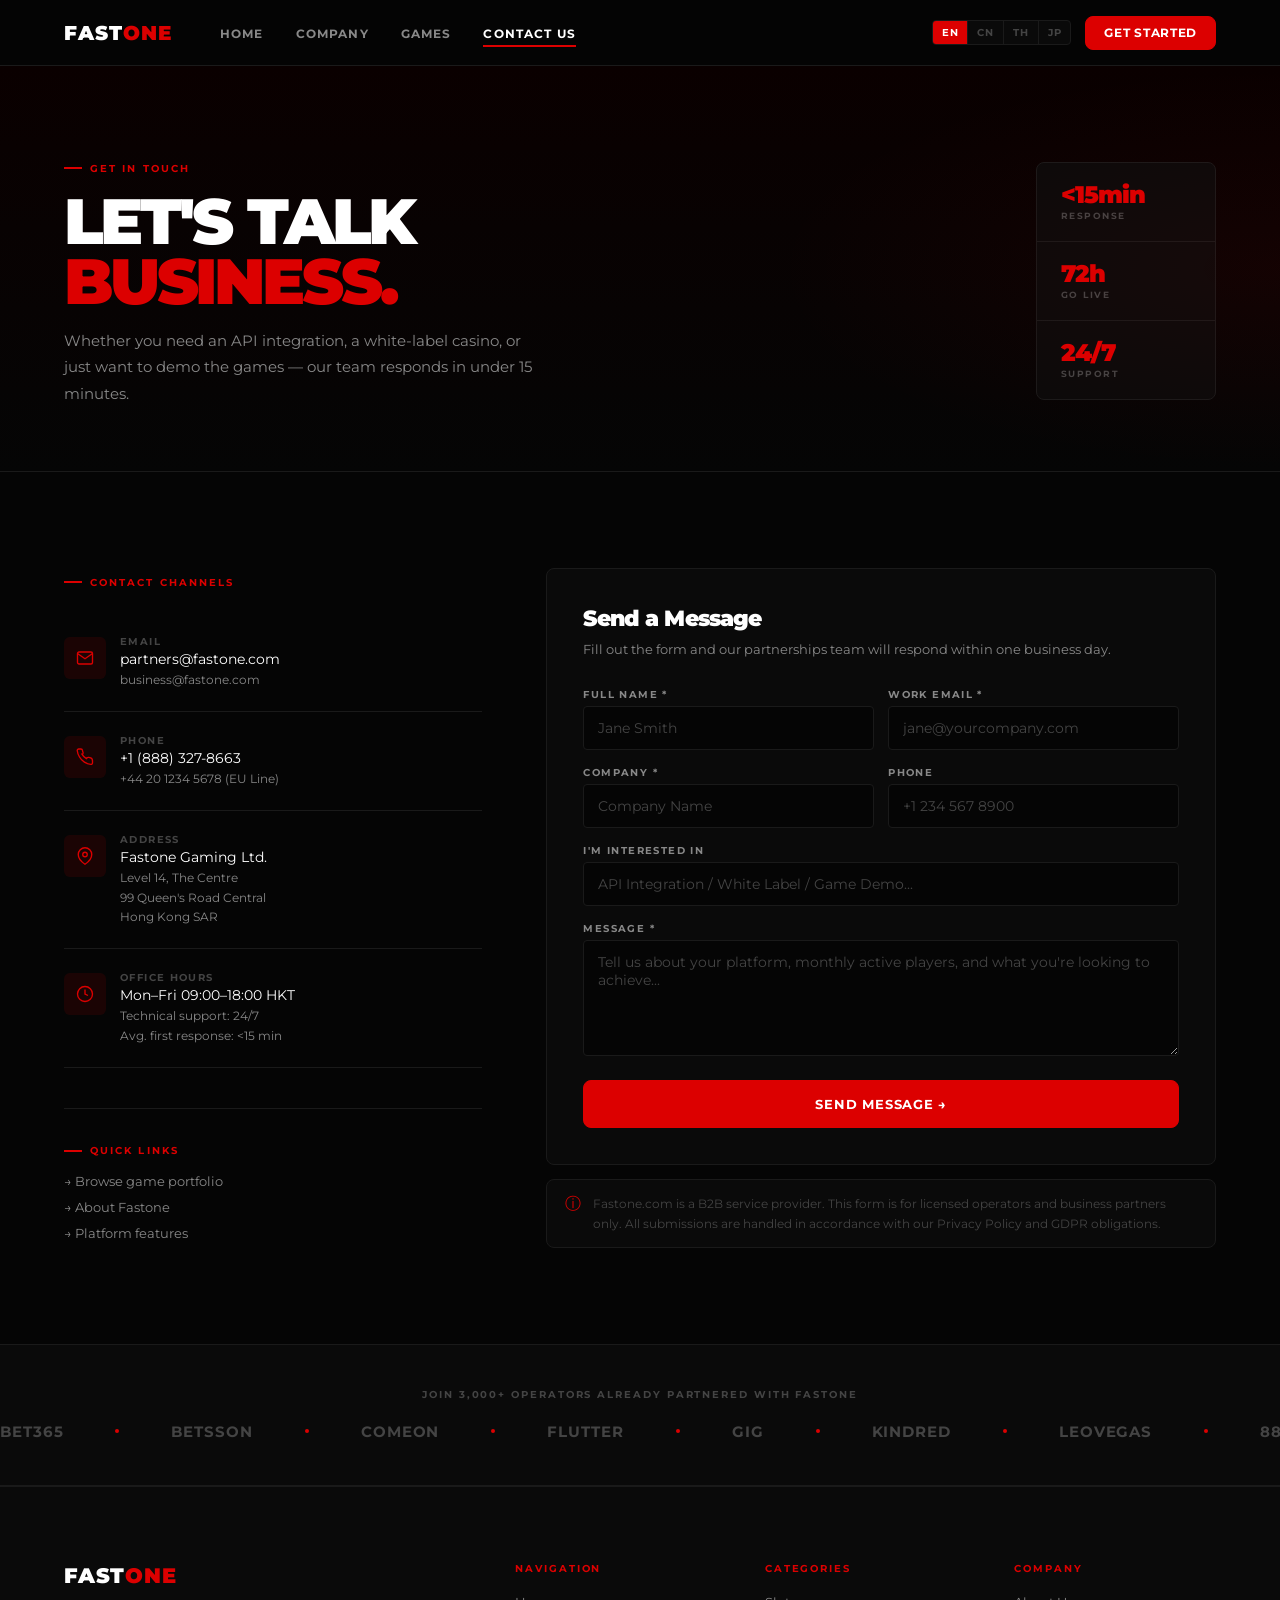
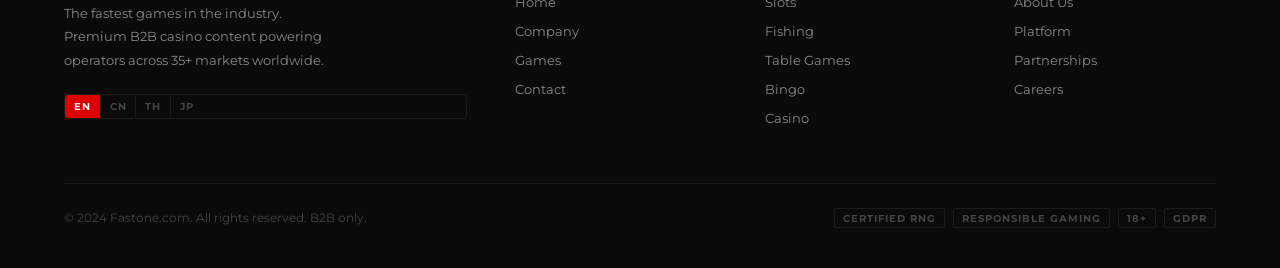
<file: contact.html>
<!DOCTYPE html>
<html lang="en">
<head>
  <meta charset="UTF-8"/>
  <meta name="viewport" content="width=device-width,initial-scale=1.0"/>
  <title>Contact — Fastone.com</title>
  <meta name="description" content="Contact Fastone.com — speak with our B2B partnerships team to start your API or white-label integration."/>
  <link rel="stylesheet" href="style.css"/>
</head>
<body>

<!-- ═══════ NAV ═══════════════════════════════════ -->
<header>
  <nav class="nav">
    <div class="container nav__inner">
      <a href="index.html" class="nav__logo">FAST<span>ONE</span></a>
      <ul class="nav__links">
        <li><a href="index.html"   class="nav__link">Home</a></li>
        <li><a href="company.html" class="nav__link">Company</a></li>
        <li><a href="games.html"   class="nav__link">Games</a></li>
        <li><a href="contact.html" class="nav__link active">Contact Us</a></li>
      </ul>
      <div class="nav__right">
        <div class="lang-grp">
          <button class="on">EN</button><button>CN</button><button>TH</button><button>JP</button>
        </div>
        <a href="contact.html" class="btn btn--red btn--sm">Get Started</a>
      </div>
      <button class="nav__burger" aria-label="Menu"><span></span><span></span><span></span></button>
    </div>
  </nav>
  <nav class="nav__mobile">
    <a href="index.html">Home</a>
    <a href="company.html">Company</a>
    <a href="games.html">Games</a>
    <a href="contact.html">Contact Us</a>
    <a href="contact.html" style="color:var(--r)">Get Started →</a>
  </nav>
</header>

<!-- ═══════ PAGE HERO ════════════════════════════ -->
<section class="ph">
  <div class="container">
    <div class="ph__inner">
      <div>
        <div class="label rv" style="margin-bottom:16px;">Get In Touch</div>
        <h1 class="ph__title rv d1">Let's Talk<br><span style="color:var(--r)">Business.</span></h1>
        <p class="ph__sub rv d2">Whether you need an API integration, a white-label casino, or just want to demo the games — our team responds in under 15 minutes.</p>
      </div>
      <div class="ph__stats rv d3">
        <div class="ph__stat">
          <div class="ph__stat-n">&lt;15min</div>
          <div class="ph__stat-l">Response</div>
        </div>
        <div class="ph__stat">
          <div class="ph__stat-n">72h</div>
          <div class="ph__stat-l">Go Live</div>
        </div>
        <div class="ph__stat">
          <div class="ph__stat-n">24/7</div>
          <div class="ph__stat-l">Support</div>
        </div>
      </div>
    </div>
  </div>
</section>

<!-- ═══════ CONTACT LAYOUT ════════════════════════ -->
<section class="section">
  <div class="container">
    <div class="contact-grid">

      <!-- Left: Contact info -->
      <div>
        <div class="label rv" style="margin-bottom:24px;">Contact Channels</div>

        <div class="ci-item rv d1">
          <div class="ci-icon">
            <svg viewBox="0 0 24 24" fill="none" stroke="currentColor" stroke-width="1.5"><path d="M4 4h16c1.1 0 2 .9 2 2v12c0 1.1-.9 2-2 2H4c-1.1 0-2-.9-2-2V6c0-1.1.9-2 2-2z"/><polyline points="22,6 12,13 2,6"/></svg>
          </div>
          <div>
            <div class="ci-label">Email</div>
            <div class="ci-val">partners@fastone.com</div>
            <div class="ci-sub">business@fastone.com</div>
          </div>
        </div>

        <div class="ci-item rv d2">
          <div class="ci-icon">
            <svg viewBox="0 0 24 24" fill="none" stroke="currentColor" stroke-width="1.5"><path d="M22 16.92v3a2 2 0 0 1-2.18 2 19.79 19.79 0 0 1-8.63-3.07A19.5 19.5 0 0 1 4.69 12a19.79 19.79 0 0 1-3.07-8.67A2 2 0 0 1 3.6 1.27h3a2 2 0 0 1 2 1.72c.127.96.361 1.903.7 2.81a2 2 0 0 1-.45 2.11L7.91 8.1a16 16 0 0 0 5.99 6l1-1a2 2 0 0 1 2.11-.45c.907.339 1.85.573 2.81.7a2 2 0 0 1 1.72 2.02z"/></svg>
          </div>
          <div>
            <div class="ci-label">Phone</div>
            <div class="ci-val">+1 (888) 327-8663</div>
            <div class="ci-sub">+44 20 1234 5678 (EU Line)</div>
          </div>
        </div>

        <div class="ci-item rv d3">
          <div class="ci-icon">
            <svg viewBox="0 0 24 24" fill="none" stroke="currentColor" stroke-width="1.5"><path d="M21 10c0 7-9 13-9 13s-9-6-9-13a9 9 0 0 1 18 0z"/><circle cx="12" cy="10" r="3"/></svg>
          </div>
          <div>
            <div class="ci-label">Address</div>
            <div class="ci-val">Fastone Gaming Ltd.</div>
            <div class="ci-sub">Level 14, The Centre<br>99 Queen's Road Central<br>Hong Kong SAR</div>
          </div>
        </div>

        <div class="ci-item rv d4">
          <div class="ci-icon">
            <svg viewBox="0 0 24 24" fill="none" stroke="currentColor" stroke-width="1.5"><circle cx="12" cy="12" r="10"/><polyline points="12 6 12 12 16 14"/></svg>
          </div>
          <div>
            <div class="ci-label">Office Hours</div>
            <div class="ci-val">Mon–Fri  09:00–18:00 HKT</div>
            <div class="ci-sub">Technical support: 24/7<br>Avg. first response: &lt;15 min</div>
          </div>
        </div>

        <!-- Quick links -->
        <div style="margin-top:40px;padding-top:28px;border-top:1px solid var(--bd);" class="rv d4">
          <div class="label" style="margin-bottom:16px;">Quick Links</div>
          <div style="display:flex;flex-direction:column;gap:10px;">
            <a href="games.html"   class="ci-ql">→ Browse game portfolio</a>
            <a href="company.html" class="ci-ql">→ About Fastone</a>
            <a href="company.html" class="ci-ql">→ Platform features</a>
          </div>
        </div>
      </div>

      <!-- Right: Form -->
      <div class="rv d2">
        <div class="form-card">
          <h2 style="font-size:1.35rem;font-weight:900;letter-spacing:-.04em;margin-bottom:8px;">Send a Message</h2>
          <p style="font-size:.83rem;color:var(--g);margin-bottom:28px;line-height:1.6;">Fill out the form and our partnerships team will respond within one business day.</p>

          <form id="contact-form" novalidate>
            <div class="form-row">
              <div class="fg">
                <label for="fname">Full Name *</label>
                <input type="text" id="fname" name="name" placeholder="Jane Smith" required/>
              </div>
              <div class="fg">
                <label for="femail">Work Email *</label>
                <input type="email" id="femail" name="email" placeholder="jane@yourcompany.com" required/>
              </div>
            </div>
            <div class="form-row">
              <div class="fg">
                <label for="fcompany">Company *</label>
                <input type="text" id="fcompany" name="company" placeholder="Company Name" required/>
              </div>
              <div class="fg">
                <label for="fphone">Phone</label>
                <input type="tel" id="fphone" name="phone" placeholder="+1 234 567 8900"/>
              </div>
            </div>
            <div class="fg">
              <label for="finterest">I'm Interested In</label>
              <input type="text" id="finterest" name="interest" placeholder="API Integration / White Label / Game Demo..."/>
            </div>
            <div class="fg">
              <label for="fmsg">Message *</label>
              <textarea id="fmsg" name="msg" rows="5" placeholder="Tell us about your platform, monthly active players, and what you're looking to achieve..." required></textarea>
            </div>
            <button type="submit" class="btn btn--red" style="width:100%;padding:15px;font-size:.82rem;margin-top:4px;justify-content:center;">
              Send Message →
            </button>
          </form>
        </div>

        <!-- Compliance note -->
        <div style="margin-top:14px;padding:14px 18px;background:var(--s1);border:1px solid var(--bd);border-radius:var(--rad);display:flex;gap:12px;align-items:flex-start;" class="rv d3">
          <div style="flex-shrink:0;color:var(--r);font-size:1rem;line-height:1.3;">&#9432;</div>
          <p style="font-size:.75rem;color:var(--d);line-height:1.6;">
            Fastone.com is a B2B service provider. This form is for licensed operators and business partners only.
            All submissions are handled in accordance with our Privacy Policy and GDPR obligations.
          </p>
        </div>
      </div>

    </div>
  </div>
</section>

<!-- ═══════ PARTNER MARQUEE ════════════════════════ -->
<div class="marquee-section">
  <div class="marquee-hint">Join 3,000+ operators already partnered with Fastone</div>
  <div class="mq-strip">
    <div class="mq-inner">
      <span class="mq-name">bet365</span><span class="mq-sep"></span>
      <span class="mq-name">Betsson</span><span class="mq-sep"></span>
      <span class="mq-name">ComeOn</span><span class="mq-sep"></span>
      <span class="mq-name">Flutter</span><span class="mq-sep"></span>
      <span class="mq-name">GiG</span><span class="mq-sep"></span>
      <span class="mq-name">Kindred</span><span class="mq-sep"></span>
      <span class="mq-name">LeoVegas</span><span class="mq-sep"></span>
      <span class="mq-name">888 Holdings</span><span class="mq-sep"></span>
      <span class="mq-name">Betway</span><span class="mq-sep"></span>
      <span class="mq-name">William Hill</span><span class="mq-sep"></span>
      <span class="mq-name">bet365</span><span class="mq-sep"></span>
      <span class="mq-name">Betsson</span><span class="mq-sep"></span>
      <span class="mq-name">ComeOn</span><span class="mq-sep"></span>
      <span class="mq-name">Flutter</span><span class="mq-sep"></span>
      <span class="mq-name">GiG</span><span class="mq-sep"></span>
      <span class="mq-name">Kindred</span><span class="mq-sep"></span>
      <span class="mq-name">LeoVegas</span><span class="mq-sep"></span>
      <span class="mq-name">888 Holdings</span><span class="mq-sep"></span>
      <span class="mq-name">Betway</span><span class="mq-sep"></span>
      <span class="mq-name">William Hill</span><span class="mq-sep"></span>
    </div>
  </div>
</div>

<!-- ═══════ FOOTER ════════════════════════════════ -->
<footer class="footer">
  <div class="container">
    <div class="footer__top">
      <div>
        <div class="footer__logo">FAST<span>ONE</span></div>
        <p class="footer__about">The fastest games in the industry. Premium B2B casino content powering operators across 35+ markets worldwide.</p>
        <div class="lang-grp">
          <button class="on">EN</button><button>CN</button><button>TH</button><button>JP</button>
        </div>
      </div>
      <div>
        <div class="footer__col-title">Navigation</div>
        <ul class="footer__links">
          <li><a href="index.html">Home</a></li>
          <li><a href="company.html">Company</a></li>
          <li><a href="games.html">Games</a></li>
          <li><a href="contact.html">Contact</a></li>
        </ul>
      </div>
      <div>
        <div class="footer__col-title">Categories</div>
        <ul class="footer__links">
          <li><a href="games.html">Slots</a></li>
          <li><a href="games.html">Fishing</a></li>
          <li><a href="games.html">Table Games</a></li>
          <li><a href="games.html">Bingo</a></li>
          <li><a href="games.html">Casino</a></li>
        </ul>
      </div>
      <div>
        <div class="footer__col-title">Company</div>
        <ul class="footer__links">
          <li><a href="company.html">About Us</a></li>
          <li><a href="company.html">Platform</a></li>
          <li><a href="contact.html">Partnerships</a></li>
          <li><a href="contact.html">Careers</a></li>
        </ul>
      </div>
    </div>
    <div class="footer__bottom">
      <p class="footer__copy">© 2024 Fastone.com. All rights reserved. B2B only.</p>
      <div class="footer__badges">
        <span class="badge">Certified RNG</span>
        <span class="badge">Responsible Gaming</span>
        <span class="badge">18+</span>
        <span class="badge">GDPR</span>
      </div>
    </div>
  </div>
</footer>

<script src="app.js"></script>
</body>
</html>
</file>
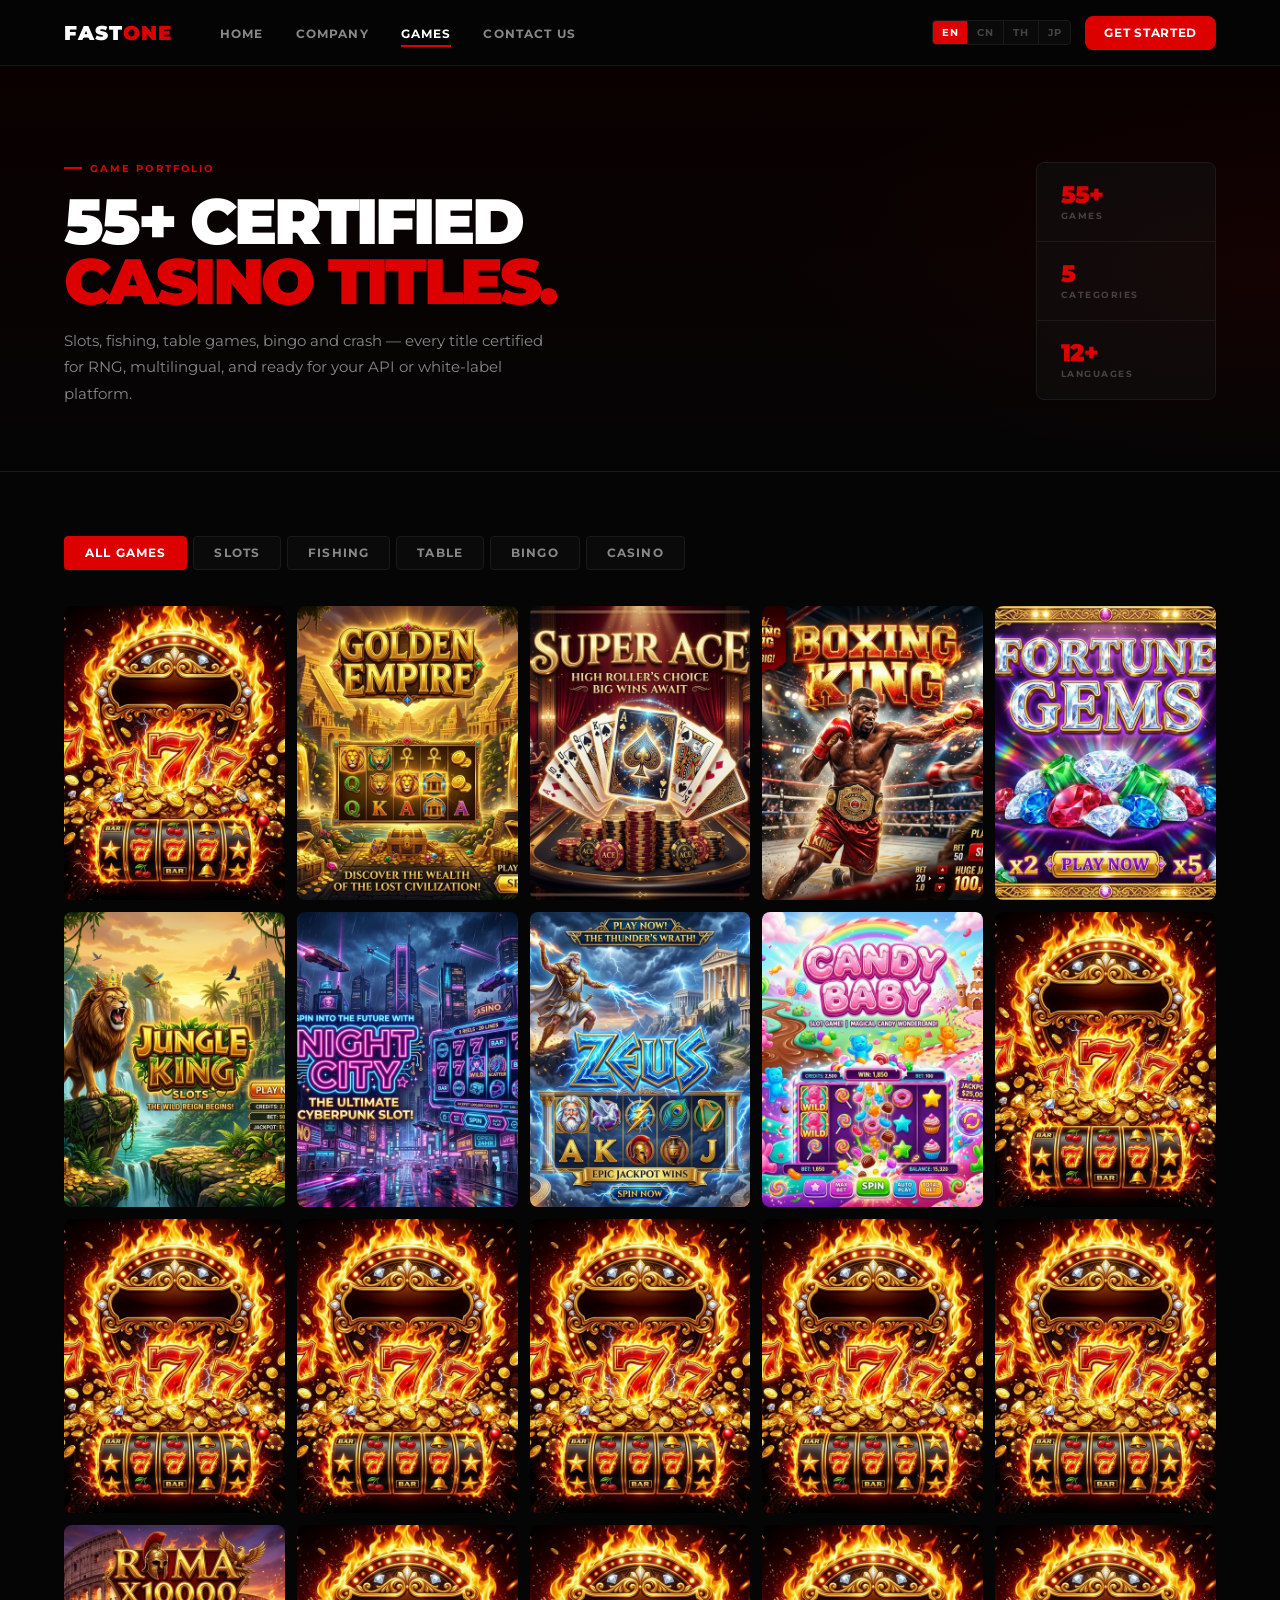
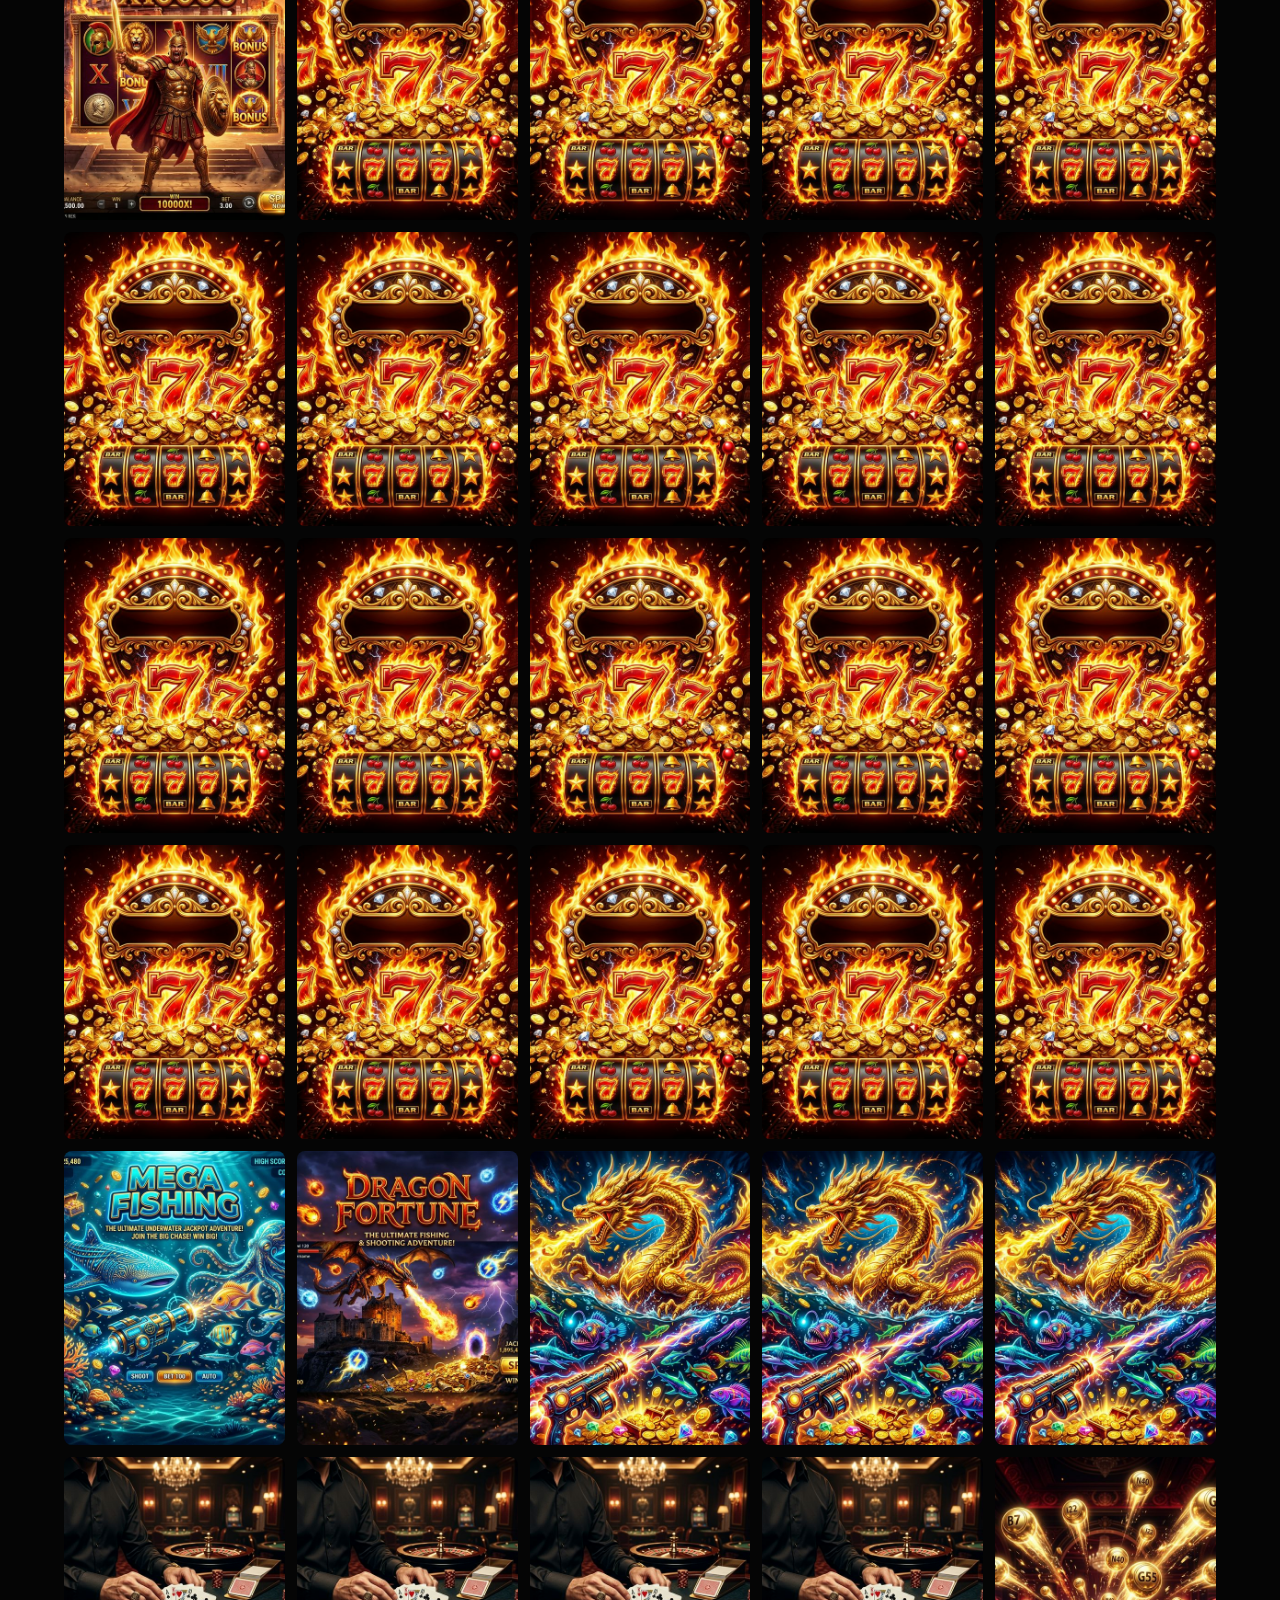
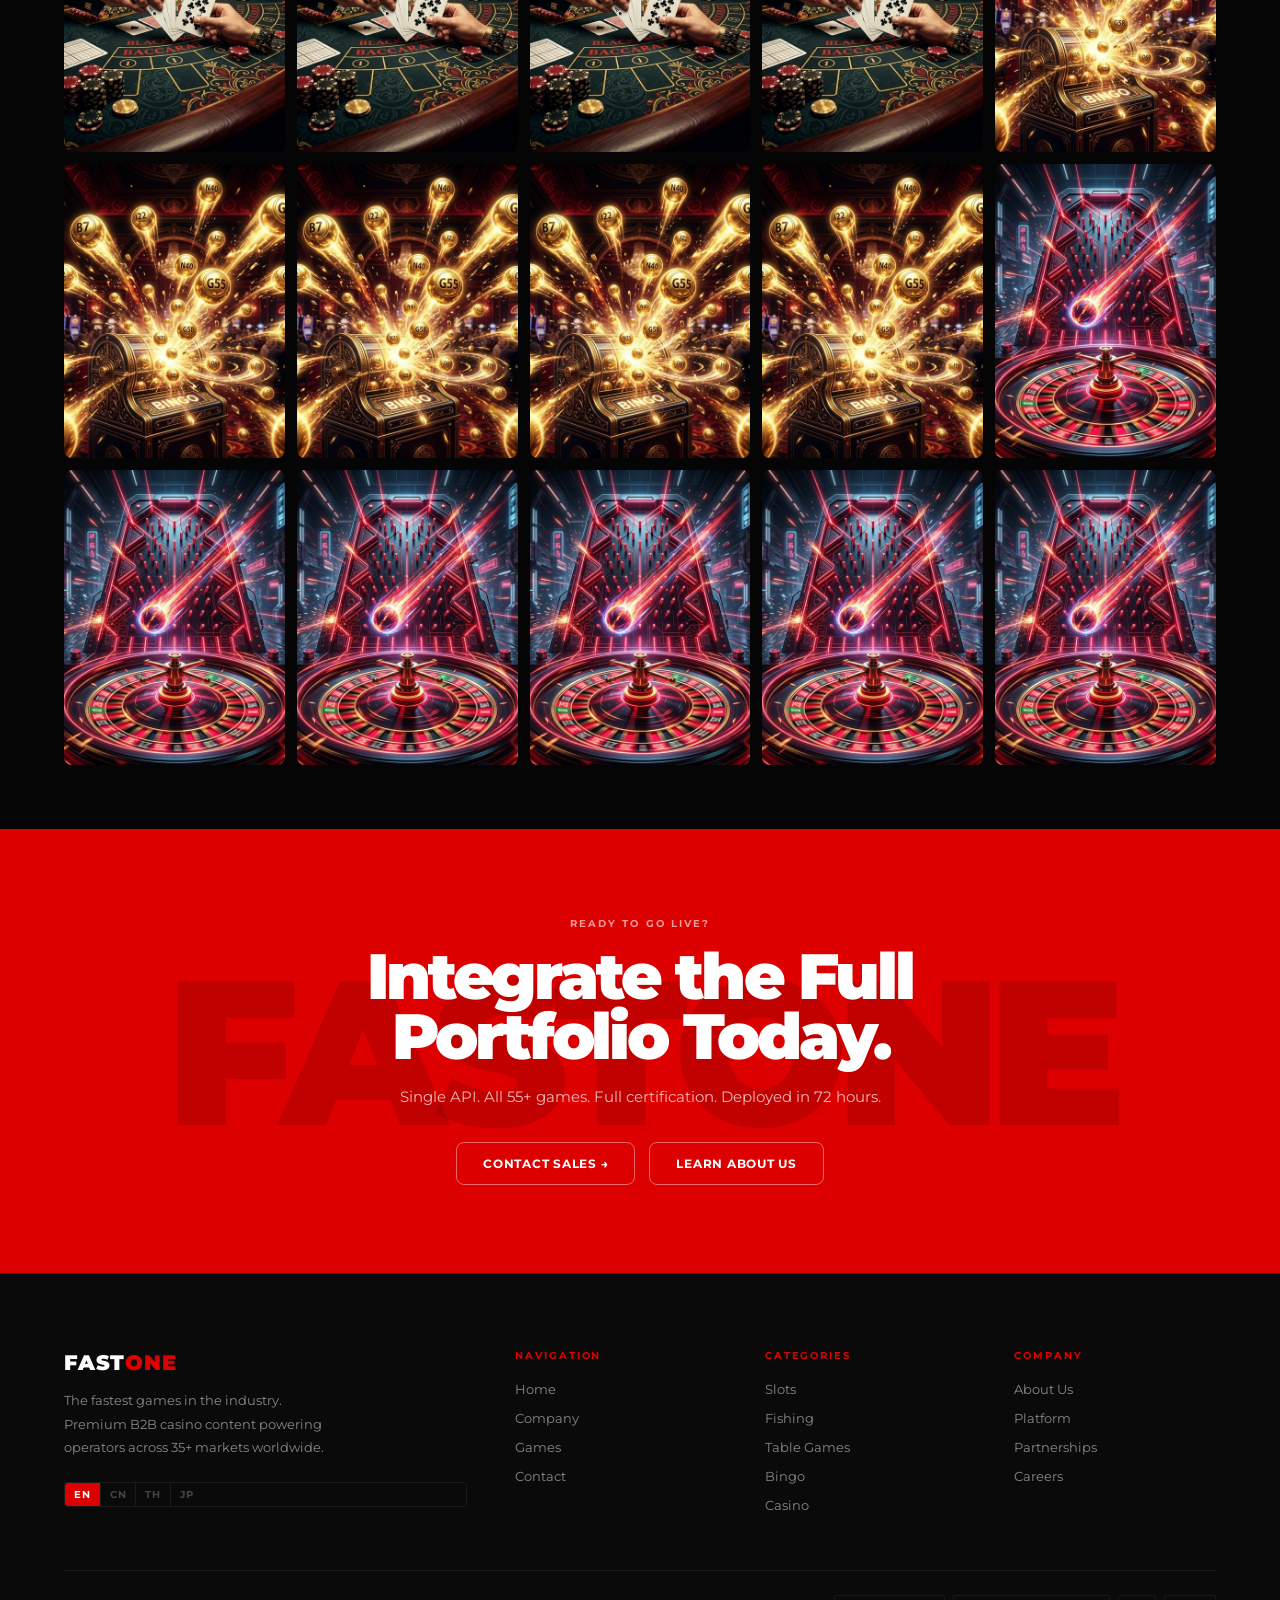
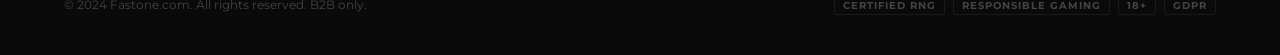
<file: games.html>
<!DOCTYPE html>
<html lang="en">
<head>
  <meta charset="UTF-8"/>
  <meta name="viewport" content="width=device-width,initial-scale=1.0"/>
  <title>Games — Fastone.com</title>
  <meta name="description" content="Browse Fastone.com's full portfolio of 55+ certified casino games — slots, fishing, table, bingo and more."/>
  <link rel="stylesheet" href="style.css"/>
</head>
<body>

<!-- ═══════ NAV ═══════════════════════════════════ -->
<header>
  <nav class="nav">
    <div class="container nav__inner">
      <a href="index.html" class="nav__logo">FAST<span>ONE</span></a>
      <ul class="nav__links">
        <li><a href="index.html"   class="nav__link">Home</a></li>
        <li><a href="company.html" class="nav__link">Company</a></li>
        <li><a href="games.html"   class="nav__link active">Games</a></li>
        <li><a href="contact.html" class="nav__link">Contact Us</a></li>
      </ul>
      <div class="nav__right">
        <div class="lang-grp">
          <button class="on">EN</button><button>CN</button><button>TH</button><button>JP</button>
        </div>
        <a href="contact.html" class="btn btn--red btn--sm">Get Started</a>
      </div>
      <button class="nav__burger" aria-label="Menu"><span></span><span></span><span></span></button>
    </div>
  </nav>
  <nav class="nav__mobile">
    <a href="index.html">Home</a>
    <a href="company.html">Company</a>
    <a href="games.html">Games</a>
    <a href="contact.html">Contact Us</a>
    <a href="contact.html" style="color:var(--r)">Get Started →</a>
  </nav>
</header>

<!-- ═══════ PAGE HERO ════════════════════════════ -->
<section class="ph">
  <div class="container">
    <div class="ph__inner">
      <div>
        <div class="label rv" style="margin-bottom:16px;">Game Portfolio</div>
        <h1 class="ph__title rv d1">55+ Certified<br><span style="color:var(--r)">Casino Titles.</span></h1>
        <p class="ph__sub rv d2">Slots, fishing, table games, bingo and crash — every title certified for RNG, multilingual, and ready for your API or white-label platform.</p>
      </div>
      <div class="ph__stats rv d3">
        <div class="ph__stat">
          <div class="ph__stat-n">55+</div>
          <div class="ph__stat-l">Games</div>
        </div>
        <div class="ph__stat">
          <div class="ph__stat-n">5</div>
          <div class="ph__stat-l">Categories</div>
        </div>
        <div class="ph__stat">
          <div class="ph__stat-n">12+</div>
          <div class="ph__stat-l">Languages</div>
        </div>
      </div>
    </div>
  </div>
</section>

<!-- ═══════ FILTERS + GRID ═══════════════════════ -->
<section class="section--sm">
  <div class="container">

    <!-- Tab bar -->
    <div class="tabs rv">
      <button class="tab-btn active" data-tab="all">All Games</button>
      <button class="tab-btn" data-tab="slot">Slots</button>
      <button class="tab-btn" data-tab="fishing">Fishing</button>
      <button class="tab-btn" data-tab="table">Table</button>
      <button class="tab-btn" data-tab="bingo">Bingo</button>
      <button class="tab-btn" data-tab="casino">Casino</button>
    </div>

    <!-- Game grid -->
    <div class="gpage-grid rv d1" id="gpage-grid">
      <!-- Populated by app.js -->
    </div>

  </div>
</section>

<!-- ═══════ CTA BANNER ════════════════════════════ -->
<div class="cta-banner">
  <div class="container cta-banner__inner rv">
    <p class="cta-banner__sup">Ready to Go Live?</p>
    <h2 class="cta-banner__title">Integrate the Full<br>Portfolio Today.</h2>
    <p class="cta-banner__sub">Single API. All 55+ games. Full certification. Deployed in 72 hours.</p>
    <div class="cta-banner__btns">
      <a href="contact.html" class="btn btn--outline">Contact Sales →</a>
      <a href="company.html" class="btn btn--outline">Learn About Us</a>
    </div>
  </div>
</div>

<!-- ═══════ FOOTER ════════════════════════════════ -->
<footer class="footer">
  <div class="container">
    <div class="footer__top">
      <div>
        <div class="footer__logo">FAST<span>ONE</span></div>
        <p class="footer__about">The fastest games in the industry. Premium B2B casino content powering operators across 35+ markets worldwide.</p>
        <div class="lang-grp">
          <button class="on">EN</button><button>CN</button><button>TH</button><button>JP</button>
        </div>
      </div>
      <div>
        <div class="footer__col-title">Navigation</div>
        <ul class="footer__links">
          <li><a href="index.html">Home</a></li>
          <li><a href="company.html">Company</a></li>
          <li><a href="games.html">Games</a></li>
          <li><a href="contact.html">Contact</a></li>
        </ul>
      </div>
      <div>
        <div class="footer__col-title">Categories</div>
        <ul class="footer__links">
          <li><a href="games.html">Slots</a></li>
          <li><a href="games.html">Fishing</a></li>
          <li><a href="games.html">Table Games</a></li>
          <li><a href="games.html">Bingo</a></li>
          <li><a href="games.html">Casino</a></li>
        </ul>
      </div>
      <div>
        <div class="footer__col-title">Company</div>
        <ul class="footer__links">
          <li><a href="company.html">About Us</a></li>
          <li><a href="company.html">Platform</a></li>
          <li><a href="contact.html">Partnerships</a></li>
          <li><a href="contact.html">Careers</a></li>
        </ul>
      </div>
    </div>
    <div class="footer__bottom">
      <p class="footer__copy">© 2024 Fastone.com. All rights reserved. B2B only.</p>
      <div class="footer__badges">
        <span class="badge">Certified RNG</span>
        <span class="badge">Responsible Gaming</span>
        <span class="badge">18+</span>
        <span class="badge">GDPR</span>
      </div>
    </div>
  </div>
</footer>

<script src="app.js"></script>
</body>
</html>
</file>
<file: style.css>
/* ============================================================
   Fastone.com — Version 3  (Montserrat · Cinematic · Premium)
   Game showcase: 1 BIG + 4 SMALL  ·  Hero with real bg image
   ============================================================ */

@import url('https://fonts.googleapis.com/css2?family=Montserrat:wght@300;400;500;600;700;800;900&display=swap');

:root {
  --r:   #DC0000;
  --rh:  #ff1a1a;
  --bg:  #050505;
  --s1:  #0a0a0a;
  --s2:  #111;
  --bd:  #1a1a1a;
  --w:   #fff;
  --g:   #888;
  --d:   #444;
  --rad: 8px;
  --t:   .28s cubic-bezier(.4,0,.2,1);
}

*,*::before,*::after{box-sizing:border-box;margin:0;padding:0;}
html{scroll-behavior:smooth;}
body{
  font-family:'Montserrat',sans-serif;
  background:var(--bg);
  color:var(--w);
  overflow-x:hidden;
  -webkit-font-smoothing:antialiased;
}
a{color:inherit;text-decoration:none;}
img{display:block;max-width:100%;}
ul{list-style:none;}
button{cursor:pointer;font-family:inherit;}

.container{width:min(90%,1320px);margin:0 auto;}
.section{padding:96px 0;}
.section--sm{padding:64px 0;}

/* ── Typography helpers ─ */
.label{
  display:inline-flex;align-items:center;gap:8px;
  font-size:.65rem;font-weight:700;letter-spacing:.2em;text-transform:uppercase;color:var(--r);
}
.label::before{content:'';width:18px;height:2px;background:var(--r);}

/* ── Scroll reveal ─ */
.rv{opacity:0;transform:translateY(22px);transition:opacity .65s ease,transform .65s ease;}
.rv.on{opacity:1;transform:none;}
.rv.d1{transition-delay:.1s;}.rv.d2{transition-delay:.2s;}.rv.d3{transition-delay:.3s;}.rv.d4{transition-delay:.4s;}

/* ── Buttons ─ */
.btn{
  display:inline-flex;align-items:center;gap:8px;
  padding:13px 26px;border-radius:var(--rad);
  font-size:.78rem;font-weight:700;letter-spacing:.06em;text-transform:uppercase;
  transition:var(--t);border:1.5px solid transparent;white-space:nowrap;
}
.btn--red{background:var(--r);color:var(--w);border-color:var(--r);}
.btn--red:hover{background:var(--rh);border-color:var(--rh);transform:translateY(-2px);box-shadow:0 8px 24px rgba(220,0,0,.25);}
.btn--outline{background:transparent;border-color:rgba(255,255,255,.2);color:var(--w);}
.btn--outline:hover{border-color:var(--w);}
.btn--outline-r{background:transparent;border-color:var(--r);color:var(--r);}
.btn--outline-r:hover{background:var(--r);color:var(--w);}
.btn--sm{padding:9px 18px;font-size:.72rem;}

/* ============================================================
   NAV
   ============================================================ */
.nav{
  position:sticky;top:0;z-index:1000;height:66px;
  background:rgba(5,5,5,.96);backdrop-filter:blur(16px);
  border-bottom:1px solid var(--bd);
}
.nav__inner{display:flex;align-items:center;height:100%;gap:0;}

.nav__logo{
  font-size:1.25rem;font-weight:900;letter-spacing:.05em;text-transform:uppercase;
  margin-right:48px;flex-shrink:0;
}
.nav__logo span{color:var(--r);}

.nav__links{display:flex;gap:32px;flex:1;}
.nav__link{
  font-size:.72rem;font-weight:700;letter-spacing:.1em;text-transform:uppercase;
  color:var(--g);transition:color var(--t);position:relative;padding-bottom:3px;
}
.nav__link::after{
  content:'';position:absolute;bottom:-3px;left:0;width:0;height:2px;
  background:var(--r);transition:width var(--t);
}
.nav__link:hover,
.nav__link.active{color:var(--w);}
.nav__link.active::after,.nav__link:hover::after{width:100%;}

.nav__right{display:flex;align-items:center;gap:14px;margin-left:auto;}

.lang-grp{
  display:flex;background:var(--s1);border:1px solid var(--bd);border-radius:4px;overflow:hidden;
}
.lang-grp button{
  background:transparent;border:none;border-right:1px solid var(--bd);
  color:var(--d);font-size:.65rem;font-weight:700;letter-spacing:.08em;
  padding:5px 9px;transition:var(--t);
}
.lang-grp button:last-child{border-right:none;}
.lang-grp button.on,.lang-grp button:hover{background:var(--r);color:var(--w);}

.nav__burger{
  display:none;flex-direction:column;gap:5px;
  background:none;border:none;margin-left:auto;padding:2px;
}
.nav__burger span{display:block;width:22px;height:1.5px;background:var(--w);}

.nav__mobile{
  display:none;flex-direction:column;
  background:var(--s1);border-bottom:1px solid var(--bd);
}
.nav__mobile.open{display:flex;}
.nav__mobile a{
  padding:14px 5%;border-bottom:1px solid var(--bd);
  font-size:.8rem;font-weight:700;letter-spacing:.08em;text-transform:uppercase;
  color:var(--g);transition:color var(--t);
}
.nav__mobile a:hover{color:var(--w);}

/* ============================================================
   HERO  —  real bg image + hero_characters on right
   ============================================================ */
.hero{
  position:relative;min-height:calc(100vh - 66px);
  display:flex;align-items:center;overflow:hidden;
}

.hero__bg{
  position:absolute;inset:0;
  background:#050505;/* fallback; JS replaces with data-uri */
  background-size:cover;background-position:center;
  filter:brightness(.35);
}

.hero__overlay{
  position:absolute;inset:0;
  background:linear-gradient(100deg,rgba(5,5,5,.95) 40%,rgba(5,5,5,.4) 100%);
}

.hero__characters{
  position:absolute;right:0;top:0;bottom:0;
  width:52%;
  background-size:cover;background-position:center top;
  mask-image:linear-gradient(to left,rgba(0,0,0,.7) 40%,transparent 100%);
  -webkit-mask-image:linear-gradient(to left,rgba(0,0,0,.7) 40%,transparent 100%);
  opacity:.85;
}

.hero__content{
  position:relative;z-index:2;
  max-width:600px;padding:80px 0;
}

.hero__pre{
  display:inline-flex;align-items:center;gap:10px;
  font-size:.65rem;font-weight:700;letter-spacing:.2em;text-transform:uppercase;
  color:var(--r);margin-bottom:24px;
}
.hero__pre::before{content:'';width:24px;height:2px;background:var(--r);}

.hero__title{
  font-size:clamp(3rem,5.5vw,5.8rem);
  font-weight:900;letter-spacing:-.05em;line-height:.95;
  text-transform:uppercase;margin-bottom:28px;
}
.hero__title .red{color:var(--r);display:block;}

.hero__sub{
  font-size:.96rem;color:var(--g);line-height:1.78;
  max-width:460px;margin-bottom:40px;
}

.hero__ctas{display:flex;gap:14px;flex-wrap:wrap;}

.hero__badge-row{
  display:flex;gap:28px;flex-wrap:wrap;margin-top:52px;
  padding-top:32px;border-top:1px solid var(--bd);
}
.hero__badge{display:flex;flex-direction:column;gap:3px;}
.hero__badge-num{
  font-size:1.5rem;font-weight:900;letter-spacing:-.04em;color:var(--w);
}
.hero__badge-lbl{
  font-size:.6rem;font-weight:700;letter-spacing:.16em;text-transform:uppercase;color:var(--d);
}

/* ============================================================
   STATS
   ============================================================ */
.stats{background:var(--s1);border-top:1px solid var(--bd);border-bottom:1px solid var(--bd);}

.stats__row{
  display:grid;grid-template-columns:repeat(5,1fr);
}

.stats__cell{
  padding:44px 20px;text-align:center;
  border-right:1px solid var(--bd);
  position:relative;
}
.stats__cell:last-child{border-right:none;}
.stats__cell::before{
  content:'';position:absolute;top:0;left:0;
  width:0;height:3px;background:var(--r);
  transition:width .6s ease;
}
.stats__cell.on::before{width:100%;}

.stats__num{
  font-size:clamp(2rem,3vw,3rem);font-weight:900;letter-spacing:-.05em;
  display:flex;justify-content:center;align-items:baseline;gap:2px;margin-bottom:8px;
}
.stats__sfx{font-size:1.1rem;color:var(--r);font-weight:900;}
.stats__lbl{
  font-size:.62rem;font-weight:700;letter-spacing:.16em;text-transform:uppercase;color:var(--g);
}

/* ============================================================
   GAME SHOWCASE  —  1 BIG + 4 SMALL
   ============================================================ */
.showcase__head{
  display:flex;justify-content:space-between;align-items:flex-end;margin-bottom:36px;
}

.showcase-grid{
  display:grid;
  grid-template-columns:1.6fr 1fr;
  grid-template-rows:auto auto;
  gap:12px;
}

/* Big card spans 2 rows */
.gc-big{
  grid-row:span 2;
  aspect-ratio:3/4;
  position:relative;border-radius:var(--rad);overflow:hidden;cursor:pointer;
}

/* Small cards */
.gc-small{
  aspect-ratio:16/10;
  position:relative;border-radius:var(--rad);overflow:hidden;cursor:pointer;
}

/* Extra row: 3 more cards */
.showcase-grid-extra{
  display:grid;
  grid-template-columns:repeat(3,1fr);
  gap:12px;margin-top:12px;
}
.gc-extra{
  aspect-ratio:16/10;
  position:relative;border-radius:var(--rad);overflow:hidden;cursor:pointer;
}

/* Shared card internals */
.gc-big img, .gc-small img, .gc-extra img {
  position:absolute;inset:0;width:100%;height:100%;
  object-fit:cover;display:block;
  transition:filter .35s ease,transform .4s ease;
}

.gc__grad{
  position:absolute;inset:0;
  transition:filter .35s ease,transform .4s ease;
}

.gc__hover{
  position:absolute;inset:0;
  background:rgba(0,0,0,.8);opacity:0;
  display:flex;flex-direction:column;
  align-items:center;justify-content:center;gap:10px;
  padding:20px;text-align:center;
  transition:opacity .3s ease;
  z-index:2;
}

.gc__hover-cat{
  font-size:.58rem;font-weight:700;letter-spacing:.16em;text-transform:uppercase;color:var(--r);
}
.gc__hover-name{
  font-size:1rem;font-weight:800;text-transform:uppercase;letter-spacing:.02em;line-height:1.2;
}
.gc-small .gc__hover-name,.gc-extra .gc__hover-name{font-size:.8rem;}

.gc__hover-btn{
  display:inline-flex;align-items:center;gap:6px;
  background:var(--r);color:var(--w);
  font-size:.7rem;font-weight:700;letter-spacing:.08em;text-transform:uppercase;
  padding:8px 16px;border-radius:4px;border:none;
  transition:background var(--t);
}
.gc__hover-btn:hover{background:var(--rh);}

/* RTP badge on big card */
.gc-big__rtp{
  position:absolute;top:16px;left:16px;z-index:3;
  background:rgba(0,0,0,.7);border:1px solid rgba(255,255,255,.1);
  backdrop-filter:blur(4px);
  font-size:.62rem;font-weight:700;letter-spacing:.1em;text-transform:uppercase;
  padding:5px 10px;border-radius:3px;color:var(--g);
}
.gc-big__rtp span{color:var(--w);}

/* HOVERs */
.gc-big:hover img,.gc-small:hover img,.gc-extra:hover img { filter:brightness(.25);transform:scale(1.05); }
.gc-big:hover .gc__grad,.gc-small:hover .gc__grad,.gc-extra:hover .gc__grad { filter:brightness(.25);transform:scale(1.05); }
.gc-big:hover .gc__hover,.gc-small:hover .gc__hover,.gc-extra:hover .gc__hover { opacity:1; }

/* ── Games page: uniform grid ─ */
.gpage-grid{
  display:grid;
  grid-template-columns:repeat(auto-fill,minmax(200px,1fr));
  gap:12px;
}
.gc-page{
  aspect-ratio:3/4;position:relative;border-radius:var(--rad);
  overflow:hidden;cursor:pointer;
}
.gc-page img,.gc-page .gc__grad{
  position:absolute;inset:0;width:100%;height:100%;
  object-fit:cover;
  transition:filter .35s,transform .4s;
}
.gc-page:hover img,.gc-page:hover .gc__grad{filter:brightness(.25);transform:scale(1.05);}
.gc-page:hover .gc__hover{opacity:1;}

/* ============================================================
   WHAT WE DO  (3 large 4:5 cards)
   ============================================================ */
.cats{
  display:grid;grid-template-columns:repeat(3,1fr);gap:16px;
}
.cat{
  border-radius:var(--rad);overflow:hidden;
  position:relative;aspect-ratio:4/5;cursor:pointer;
}
.cat__bg{
  position:absolute;inset:0;
  filter:brightness(.45);
  transition:filter var(--t),transform var(--t);
}
.cat__bg img{width:100%;height:100%;object-fit:cover;}
.cat:hover .cat__bg{filter:brightness(.28);transform:scale(1.04);}

.cat__body{
  position:absolute;bottom:0;left:0;right:0;
  padding:48px 28px 28px;
  background:linear-gradient(to top,rgba(0,0,0,.9) 0%,transparent 100%);
}
.cat__tag{font-size:.6rem;font-weight:700;letter-spacing:.16em;text-transform:uppercase;color:var(--r);margin-bottom:6px;}
.cat__title{font-size:1.5rem;font-weight:800;letter-spacing:-.03em;margin-bottom:8px;}
.cat__desc{font-size:.82rem;color:rgba(255,255,255,.55);line-height:1.6;margin-bottom:16px;}
.cat__cta{
  display:inline-flex;align-items:center;gap:6px;
  font-size:.72rem;font-weight:700;letter-spacing:.1em;text-transform:uppercase;color:var(--r);
  opacity:0;transform:translateY(6px);
  transition:opacity var(--t),transform var(--t);
}
.cat:hover .cat__cta{opacity:1;transform:translateY(0);}

/* ============================================================
   FEATURES  (icon images + large number)
   ============================================================ */
.features{
  display:grid;grid-template-columns:repeat(3,1fr);gap:1px;
  background:var(--bd);border-radius:var(--rad);overflow:hidden;
}

.feat{
  background:var(--s1);padding:36px 28px;
  transition:background var(--t);
}
.feat:hover{background:var(--s2);}

.feat__head{display:flex;align-items:flex-start;gap:14px;margin-bottom:16px;}

.feat__icon-wrap{
  width:52px;height:52px;border-radius:var(--rad);overflow:hidden;
  flex-shrink:0;border:1px solid var(--bd);background:#111;
}
.feat__icon-wrap img{width:100%;height:100%;object-fit:cover;}
.feat__icon-placeholder{
  width:52px;height:52px;border-radius:var(--rad);
  background:rgba(220,0,0,.12);border:1px solid rgba(220,0,0,.2);
  display:flex;align-items:center;justify-content:center;flex-shrink:0;
}
.feat__icon-placeholder svg{width:22px;height:22px;stroke:var(--r);fill:none;stroke-width:1.8;}

.feat__num{
  font-size:2.8rem;font-weight:900;letter-spacing:-.06em;
  color:rgba(220,0,0,.12);line-height:1;margin-left:auto;
  transition:color var(--t);
}
.feat:hover .feat__num{color:rgba(220,0,0,.3);}

.feat__title{font-size:.92rem;font-weight:700;letter-spacing:-.01em;margin-bottom:8px;}
.feat__desc{font-size:.82rem;color:var(--g);line-height:1.65;}

/* ============================================================
   SERVICES  (3 full-width blocks)
   ============================================================ */
.svcs{display:flex;flex-direction:column;gap:1px;background:var(--bd);border-radius:var(--rad);overflow:hidden;}

.svc{
  background:var(--s1);
  display:grid;grid-template-columns:auto 1fr auto;align-items:center;
  gap:36px;padding:36px 40px;
  transition:background var(--t);position:relative;overflow:hidden;
}
.svc::before{
  content:'';position:absolute;left:0;top:0;bottom:0;
  width:3px;background:transparent;transition:background var(--t);
}
.svc:hover{background:var(--s2);}
.svc:hover::before{background:var(--r);}

.svc__num{
  font-size:3.5rem;font-weight:900;letter-spacing:-.06em;
  color:rgba(220,0,0,.08);line-height:1;flex-shrink:0;
  transition:color var(--t);
}
.svc:hover .svc__num{color:rgba(220,0,0,.15);}

.svc__body{}
.svc__title{font-size:1.1rem;font-weight:700;letter-spacing:-.02em;margin-bottom:8px;}
.svc__desc{font-size:.88rem;color:var(--g);line-height:1.65;max-width:520px;}

.svc__tag{
  flex-shrink:0;
  font-size:.62rem;font-weight:700;letter-spacing:.12em;text-transform:uppercase;
  border:1px solid var(--bd);color:var(--d);padding:5px 10px;border-radius:3px;
  transition:border-color var(--t),color var(--t);
}
.svc:hover .svc__tag{border-color:var(--r);color:var(--r);}

/* ============================================================
   PARTNER MARQUEE
   ============================================================ */
.marquee-section{
  padding:44px 0;border-top:1px solid var(--bd);border-bottom:1px solid var(--bd);
  overflow:hidden;background:var(--s1);
}
.marquee-hint{
  text-align:center;font-size:.6rem;font-weight:700;
  letter-spacing:.2em;text-transform:uppercase;color:var(--d);margin-bottom:22px;
}
.mq-strip{white-space:nowrap;}
.mq-inner{
  display:inline-flex;gap:52px;align-items:center;
  animation:mq-scroll 32s linear infinite;
}
.mq-inner:hover{animation-play-state:paused;}

.mq-name{
  font-size:.95rem;font-weight:700;letter-spacing:.06em;text-transform:uppercase;
  color:var(--d);transition:color var(--t);
}
.mq-name:hover{color:var(--w);}
.mq-sep{
  width:4px;height:4px;border-radius:50%;
  background:var(--r);flex-shrink:0;
}

@keyframes mq-scroll{from{transform:translateX(0);}to{transform:translateX(-50%);}}

/* ============================================================
   CTA BANNER
   ============================================================ */
.cta-banner{
  background:var(--r);padding:88px 0;
  position:relative;overflow:hidden;
}
.cta-banner::before{
  content:'FASTONE';
  position:absolute;top:50%;left:50%;transform:translate(-50%,-50%);
  font-size:clamp(6rem,16vw,14rem);font-weight:900;letter-spacing:-.06em;
  color:rgba(0,0,0,.12);white-space:nowrap;pointer-events:none;user-select:none;
}
.cta-banner__inner{
  position:relative;text-align:center;
}
.cta-banner__sup{
  font-size:.65rem;font-weight:700;letter-spacing:.2em;text-transform:uppercase;
  color:rgba(255,255,255,.6);margin-bottom:16px;
}
.cta-banner__title{
  font-size:clamp(2.4rem,5vw,4.8rem);font-weight:900;letter-spacing:-.05em;
  line-height:.95;margin-bottom:20px;color:var(--w);
}
.cta-banner__sub{font-size:.96rem;color:rgba(255,255,255,.72);margin-bottom:36px;}
.cta-banner__btns{display:flex;gap:14px;justify-content:center;flex-wrap:wrap;}
.cta-banner .btn--outline{border-color:rgba(255,255,255,.4);}

/* ============================================================
   FOOTER
   ============================================================ */
.footer{background:var(--s1);border-top:1px solid var(--bd);padding:76px 0 40px;}

.footer__top{
  display:grid;grid-template-columns:2fr 1fr 1fr 1fr;gap:48px;margin-bottom:56px;
}
.footer__logo{
  font-size:1.3rem;font-weight:900;letter-spacing:.04em;text-transform:uppercase;margin-bottom:14px;
}
.footer__logo span{color:var(--r);}
.footer__about{font-size:.84rem;color:var(--g);line-height:1.75;margin-bottom:22px;max-width:280px;}

.footer__col-title{
  font-size:.6rem;font-weight:700;letter-spacing:.2em;text-transform:uppercase;
  color:var(--r);margin-bottom:18px;
}
.footer__links li+li{margin-top:10px;}
.footer__links a{font-size:.84rem;color:var(--g);transition:color var(--t);}
.footer__links a:hover{color:var(--w);}

.footer__bottom{
  border-top:1px solid var(--bd);padding-top:24px;
  display:flex;align-items:center;justify-content:space-between;
  flex-wrap:wrap;gap:14px;
}
.footer__copy{font-size:.74rem;color:var(--d);}
.footer__badges{display:flex;gap:8px;flex-wrap:wrap;}
.badge{
  font-size:.62rem;font-weight:700;letter-spacing:.1em;text-transform:uppercase;
  color:var(--d);border:1px solid var(--bd);padding:3px 8px;border-radius:2px;
}

/* ============================================================
   MODAL
   ============================================================ */
.modal-bg{
  position:fixed;inset:0;background:rgba(0,0,0,.88);z-index:9000;
  display:flex;align-items:center;justify-content:center;padding:20px;
  opacity:0;pointer-events:none;transition:opacity .25s ease;
}
.modal-bg.open{opacity:1;pointer-events:all;}

.modal-box{
  background:var(--s1);border:1px solid var(--bd);border-radius:12px;
  width:100%;max-width:600px;max-height:90vh;overflow-y:auto;
  transform:scale(.95) translateY(10px);
  transition:transform .28s cubic-bezier(.16,1,.3,1);
}
.modal-bg.open .modal-box{transform:none;}

.modal-thumb{
  width:100%;aspect-ratio:16/9;border-radius:12px 12px 0 0;overflow:hidden;
  display:flex;align-items:center;justify-content:center;
  font-size:2rem;font-weight:900;letter-spacing:-.04em;text-transform:uppercase;color:rgba(255,255,255,.1);
}
.modal-thumb img{width:100%;height:100%;object-fit:cover;display:block;}

.modal-body{padding:28px;}
.modal-header{display:flex;justify-content:space-between;align-items:flex-start;gap:16px;margin-bottom:12px;}
.modal-name{font-size:1.4rem;font-weight:800;letter-spacing:-.03em;}
.modal-close{
  width:32px;height:32px;border-radius:50%;
  background:var(--bd);border:none;color:var(--g);font-size:1rem;
  display:flex;align-items:center;justify-content:center;flex-shrink:0;
  transition:background var(--t),color var(--t);
}
.modal-close:hover{background:var(--r);color:var(--w);}
.modal-cat{
  display:inline-block;font-size:.62rem;font-weight:700;letter-spacing:.12em;text-transform:uppercase;
  background:rgba(220,0,0,.12);color:var(--r);padding:3px 8px;border-radius:2px;margin-bottom:14px;
}
.modal-desc{font-size:.9rem;color:var(--g);line-height:1.72;margin-bottom:20px;}
.modal-specs{
  display:grid;grid-template-columns:repeat(3,1fr);
  background:var(--bd);border-radius:6px;overflow:hidden;gap:1px;margin-bottom:20px;
}
.modal-spec{background:#111;padding:14px 16px;text-align:center;}
.modal-spec-lbl{font-size:.6rem;font-weight:700;letter-spacing:.12em;text-transform:uppercase;color:var(--d);margin-bottom:4px;}
.modal-spec-val{font-size:.95rem;font-weight:800;}
.modal-play{width:100%;padding:14px;font-size:.86rem;}

/* ============================================================
   TABS (games page)
   ============================================================ */
.tabs{display:flex;gap:6px;flex-wrap:wrap;margin-bottom:36px;}
.tab-btn{
  padding:9px 20px;border-radius:4px;
  background:var(--s1);border:1px solid var(--bd);
  color:var(--g);font-size:.72rem;font-weight:700;letter-spacing:.1em;text-transform:uppercase;
  transition:var(--t);
}
.tab-btn:hover{color:var(--w);border-color:#2a2a2a;}
.tab-btn.active{background:var(--r);border-color:var(--r);color:var(--w);}

/* ============================================================
   PAGE HERO (inner pages)
   ============================================================ */
.ph{
  padding:88px 0 64px;border-bottom:1px solid var(--bd);
  background:linear-gradient(180deg,#0a0000 0%,var(--bg) 100%);
  position:relative;overflow:hidden;
}
.ph::after{
  content:'';position:absolute;right:0;top:0;bottom:0;width:40%;
  background:radial-gradient(ellipse at right,rgba(220,0,0,.06) 0%,transparent 70%);
}

/* ============================================================
   PAGE HERO inner layout
   ============================================================ */
.ph__inner{
  display:grid;grid-template-columns:1fr auto;gap:56px;align-items:center;
}
.ph__title{
  font-size:clamp(2.4rem,5vw,4rem);font-weight:900;letter-spacing:-.05em;line-height:.95;
  margin-bottom:16px;text-transform:uppercase;
}
.ph__sub{
  font-size:.94rem;color:var(--g);line-height:1.75;max-width:480px;
}
.ph__stats{
  display:flex;flex-direction:column;gap:0;
  border:1px solid var(--bd);border-radius:var(--rad);overflow:hidden;
  background:var(--s1);flex-shrink:0;min-width:180px;
}
.ph__stat{
  padding:20px 24px;border-bottom:1px solid var(--bd);
}
.ph__stat:last-child{border-bottom:none;}
.ph__stat-n{
  font-size:1.5rem;font-weight:900;letter-spacing:-.04em;color:var(--r);line-height:1;margin-bottom:3px;
}
.ph__stat-l{
  font-size:.58rem;font-weight:700;letter-spacing:.16em;text-transform:uppercase;color:var(--d);
}

/* ============================================================
   COMPANY
   ============================================================ */
.about-grid{
  display:grid;grid-template-columns:1fr 1fr;gap:72px;align-items:center;
}
.about-visual{
  display:grid;
  grid-template-columns:1fr 1fr;
  grid-template-rows:auto auto;
  gap:12px;
}
.about-card-big{
  grid-column:span 2;
  background:linear-gradient(135deg,#1a0000,#0d0000);
  border:1px solid rgba(220,0,0,.15);
  border-radius:var(--rad);padding:36px;
  display:flex;flex-direction:column;min-height:160px;
}
.about-card-big__num{
  font-size:clamp(2.4rem,4vw,3.2rem);font-weight:900;letter-spacing:-.05em;color:var(--r);line-height:1;
}
.about-card-big__lbl{
  font-size:.62rem;font-weight:700;letter-spacing:.16em;text-transform:uppercase;color:rgba(255,255,255,.4);margin-top:6px;
}
.about-card-sm{
  background:var(--s1);border:1px solid var(--bd);
  border-radius:var(--rad);padding:22px;
  transition:border-color var(--t);
}
.about-card-sm:hover{border-color:rgba(220,0,0,.3);}
.about-card-sm__num{
  font-size:1.5rem;font-weight:900;letter-spacing:-.04em;margin-bottom:4px;
}
.about-card-sm__lbl{
  font-size:.58rem;font-weight:700;letter-spacing:.14em;text-transform:uppercase;color:var(--d);
}

.about-pills{display:flex;flex-wrap:wrap;gap:8px;}
.about-pill{
  font-size:.62rem;font-weight:700;letter-spacing:.1em;text-transform:uppercase;
  border:1px solid var(--bd);color:var(--d);padding:5px 10px;border-radius:3px;
  transition:border-color var(--t),color var(--t);
}
.about-pill:hover{border-color:var(--r);color:var(--r);}

.about-visual-inner{
  width:100%;height:100%;
  background:linear-gradient(135deg,#1a0000,#0a0a0a);
  display:flex;align-items:center;justify-content:center;
}
.about-visual-text{
  font-size:6rem;font-weight:900;letter-spacing:-.08em;
  color:rgba(220,0,0,.15);text-transform:uppercase;
}
.about-badge{
  position:absolute;bottom:20px;left:20px;
  background:var(--r);border-radius:6px;padding:14px 18px;
}
.about-badge-num{font-size:1.6rem;font-weight:900;line-height:1;}
.about-badge-lbl{font-size:.62rem;font-weight:700;letter-spacing:.12em;text-transform:uppercase;color:rgba(255,255,255,.65);}

.about-text p{font-size:.92rem;color:var(--g);line-height:1.78;margin-bottom:14px;}
.about-text p:first-of-type{font-size:1rem;color:var(--w);}

/* ============================================================
   CONTACT
   ============================================================ */
.contact-grid{display:grid;grid-template-columns:1fr 1.6fr;gap:64px;}

.ci-item{display:flex;gap:14px;padding:22px 0;border-bottom:1px solid var(--bd);}
.ci-item:first-child{padding-top:0;}
.ci-icon{
  width:42px;height:42px;border-radius:6px;
  background:rgba(220,0,0,.1);display:flex;align-items:center;justify-content:center;flex-shrink:0;
  margin-top:2px;
}
.ci-icon svg{width:18px;height:18px;stroke:var(--r);fill:none;stroke-width:1.8;}
.ci-label{font-size:.62rem;font-weight:700;letter-spacing:.14em;text-transform:uppercase;color:var(--d);margin-bottom:3px;}
.ci-val{font-size:.9rem;}
.ci-sub,.ci-val-sub{font-size:.78rem;color:var(--g);margin-top:2px;line-height:1.55;}

.ci-ql{
  font-size:.84rem;color:var(--g);transition:color var(--t);display:block;
}
.ci-ql:hover{color:var(--w);}

.form-card{
  background:var(--s1);border:1px solid var(--bd);border-radius:var(--rad);padding:36px;
}
.form-card h2{font-size:1.3rem;font-weight:800;letter-spacing:-.03em;margin-bottom:6px;}
.form-card p{font-size:.84rem;color:var(--g);margin-bottom:28px;}
.form-row{display:grid;grid-template-columns:1fr 1fr;gap:14px;}
.fg{margin-bottom:16px;}
.fg label{display:block;font-size:.62rem;font-weight:700;letter-spacing:.14em;text-transform:uppercase;color:var(--g);margin-bottom:6px;}
.fg input,.fg textarea{
  width:100%;background:var(--bg);border:1px solid var(--bd);
  border-radius:4px;padding:12px 14px;
  color:var(--w);font-family:inherit;font-size:.88rem;
  transition:border-color var(--t);resize:vertical;
}
.fg input:focus,.fg textarea:focus{outline:none;border-color:var(--r);}
.fg input::placeholder,.fg textarea::placeholder{color:var(--d);}

/* ============================================================
   RESPONSIVE
   ============================================================ */
@media(max-width:1100px){
  .showcase-grid{grid-template-columns:1fr 1fr;}
}

@media(max-width:1024px){
  .hero__characters{width:45%;opacity:.6;}
  .features{grid-template-columns:1fr 1fr;}
  .about-grid{grid-template-columns:1fr;}
  .footer__top{grid-template-columns:1fr 1fr;}
  .stats__row{grid-template-columns:repeat(3,1fr);}
  .stats__cell:nth-child(3){border-right:none;}
  .ph__inner{grid-template-columns:1fr;}
  .ph__stats{flex-direction:row;min-width:0;}
  .ph__stat{flex:1;border-bottom:none;border-right:1px solid var(--bd);}
  .ph__stat:last-child{border-right:none;}
}

@media(max-width:768px){
  .section{padding:64px 0;}
  .nav__links,.nav__right{display:none;}
  .nav__burger{display:flex;}
  .showcase-grid{grid-template-columns:1fr;}
  .gc-big{aspect-ratio:16/9;grid-row:span 1;}
  .showcase-grid-extra{grid-template-columns:repeat(2,1fr);}
  .cats{grid-template-columns:1fr;}
  .features{grid-template-columns:1fr;}
  .svcs .svc{grid-template-columns:1fr;gap:16px;padding:28px 24px;}
  .svc__num{font-size:2rem;}
  .contact-grid{grid-template-columns:1fr;}
  .form-row{grid-template-columns:1fr;}
  .footer__top{grid-template-columns:1fr;gap:28px;}
  .footer__bottom{flex-direction:column;align-items:flex-start;}
  .stats__row{grid-template-columns:1fr 1fr;}
  .stats__cell:nth-child(2){border-right:none;}
  .cta-banner{padding:64px 0;}
  .hero__characters{display:none;}
  .ph__inner{gap:32px;}
  .ph__stats{display:none;}
  .about-visual{grid-template-columns:1fr 1fr;}
  .about-card-big{grid-column:span 2;}
}

@media(max-width:480px){
  .gpage-grid{grid-template-columns:repeat(2,1fr);}
  .modal-specs{grid-template-columns:1fr 1fr;}
  .showcase-grid-extra{grid-template-columns:1fr 1fr;}
}
</file>
